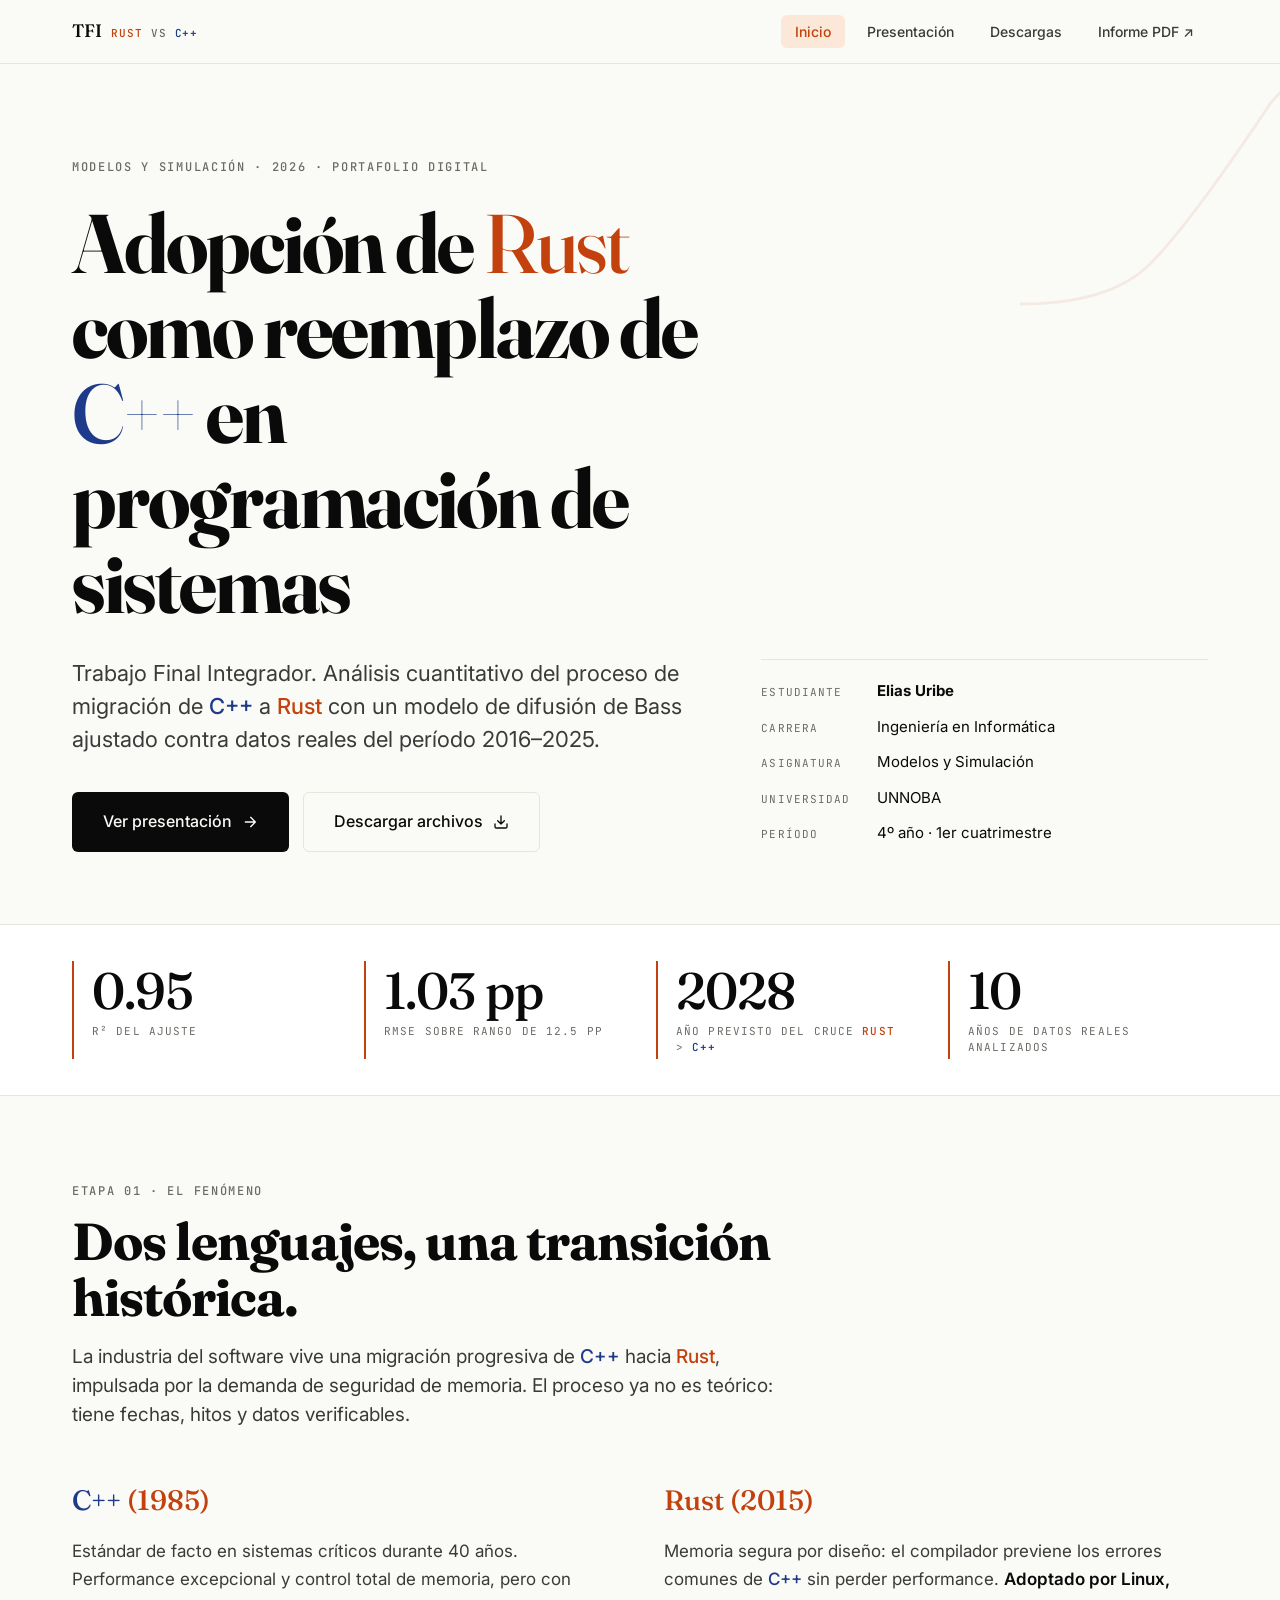
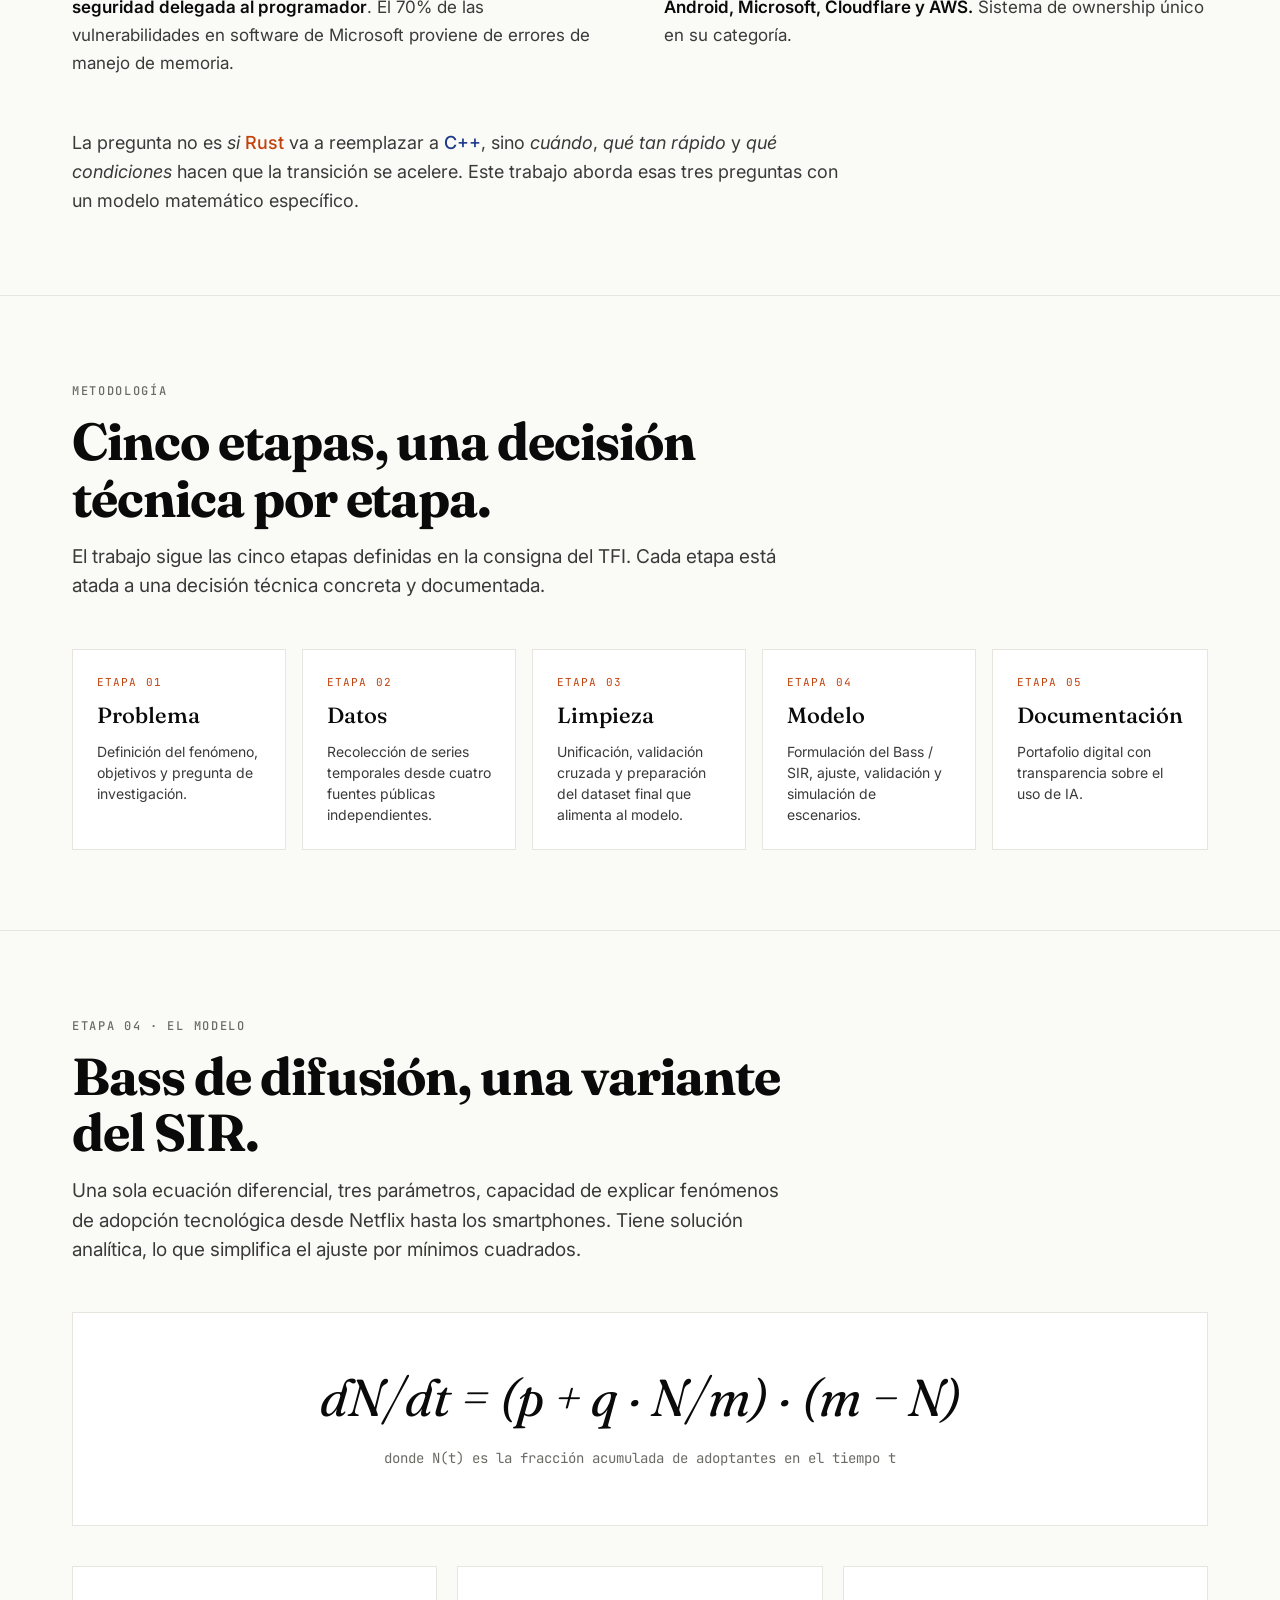
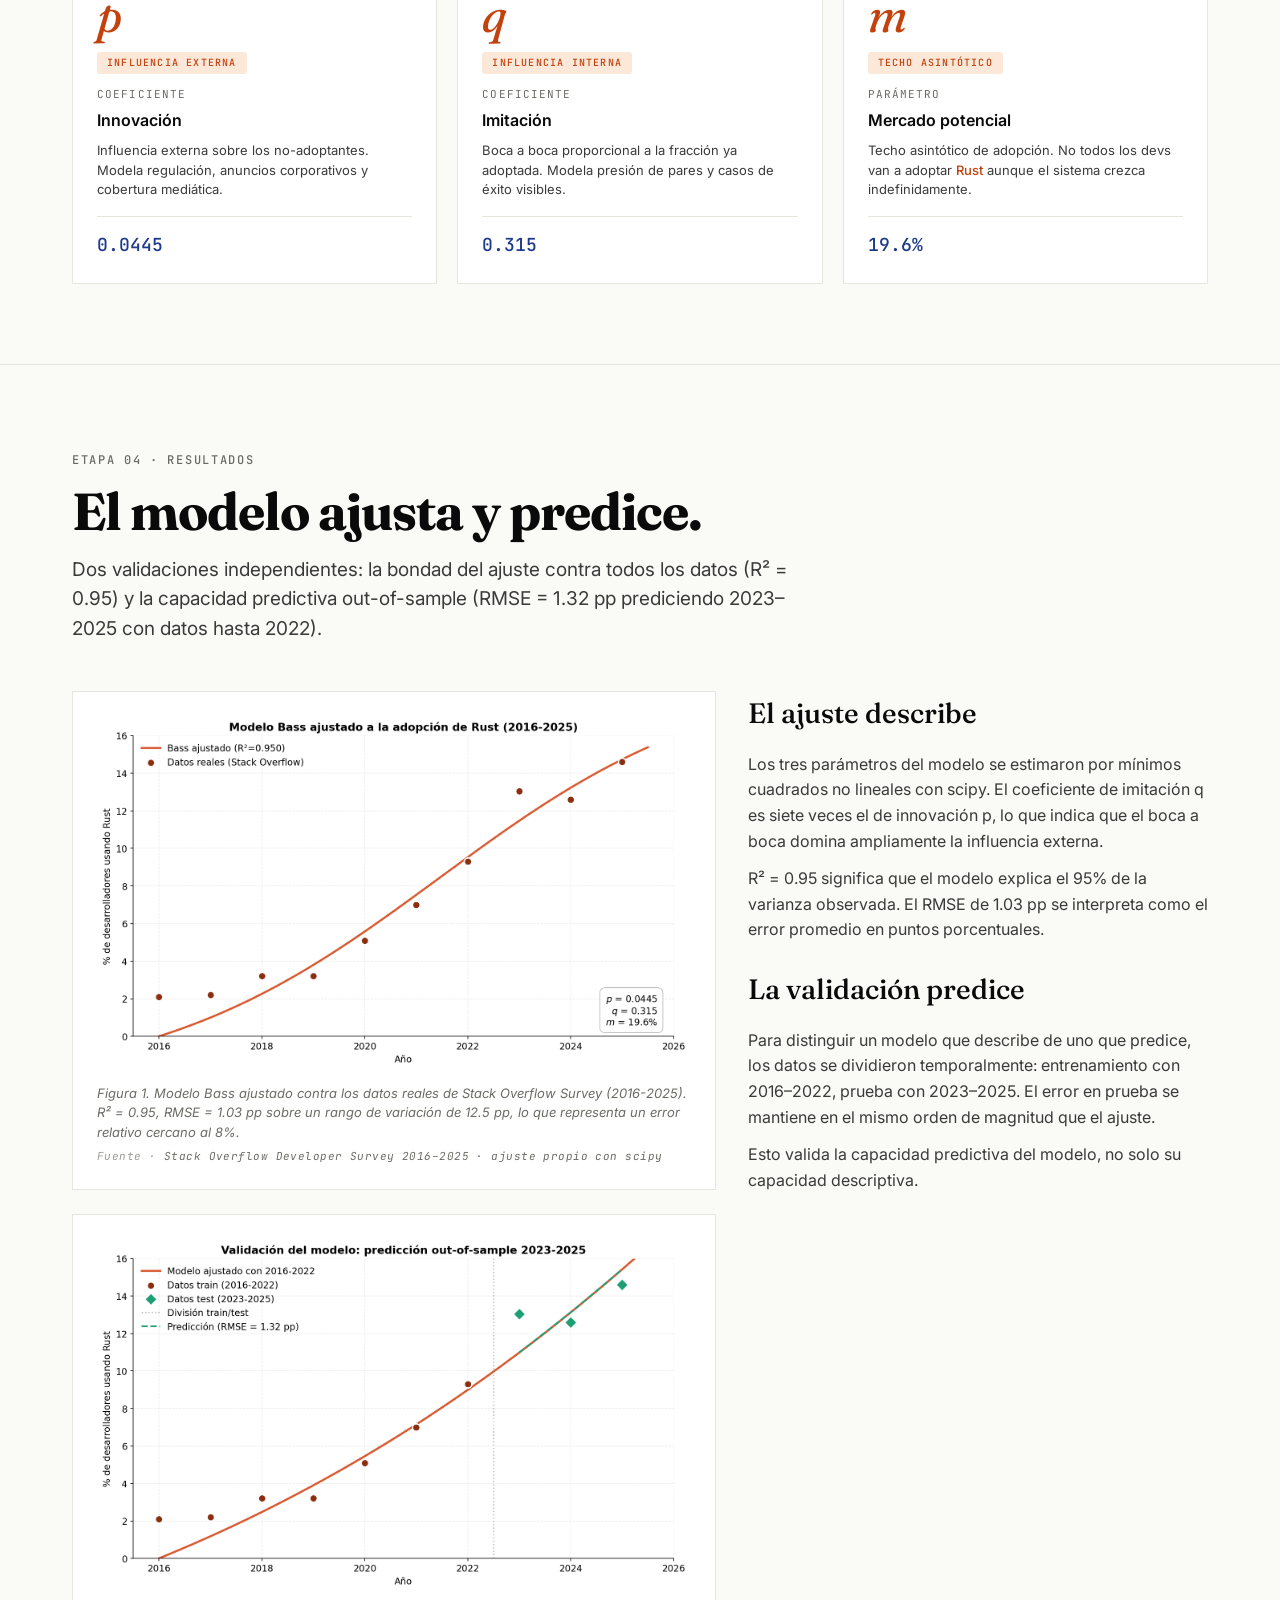
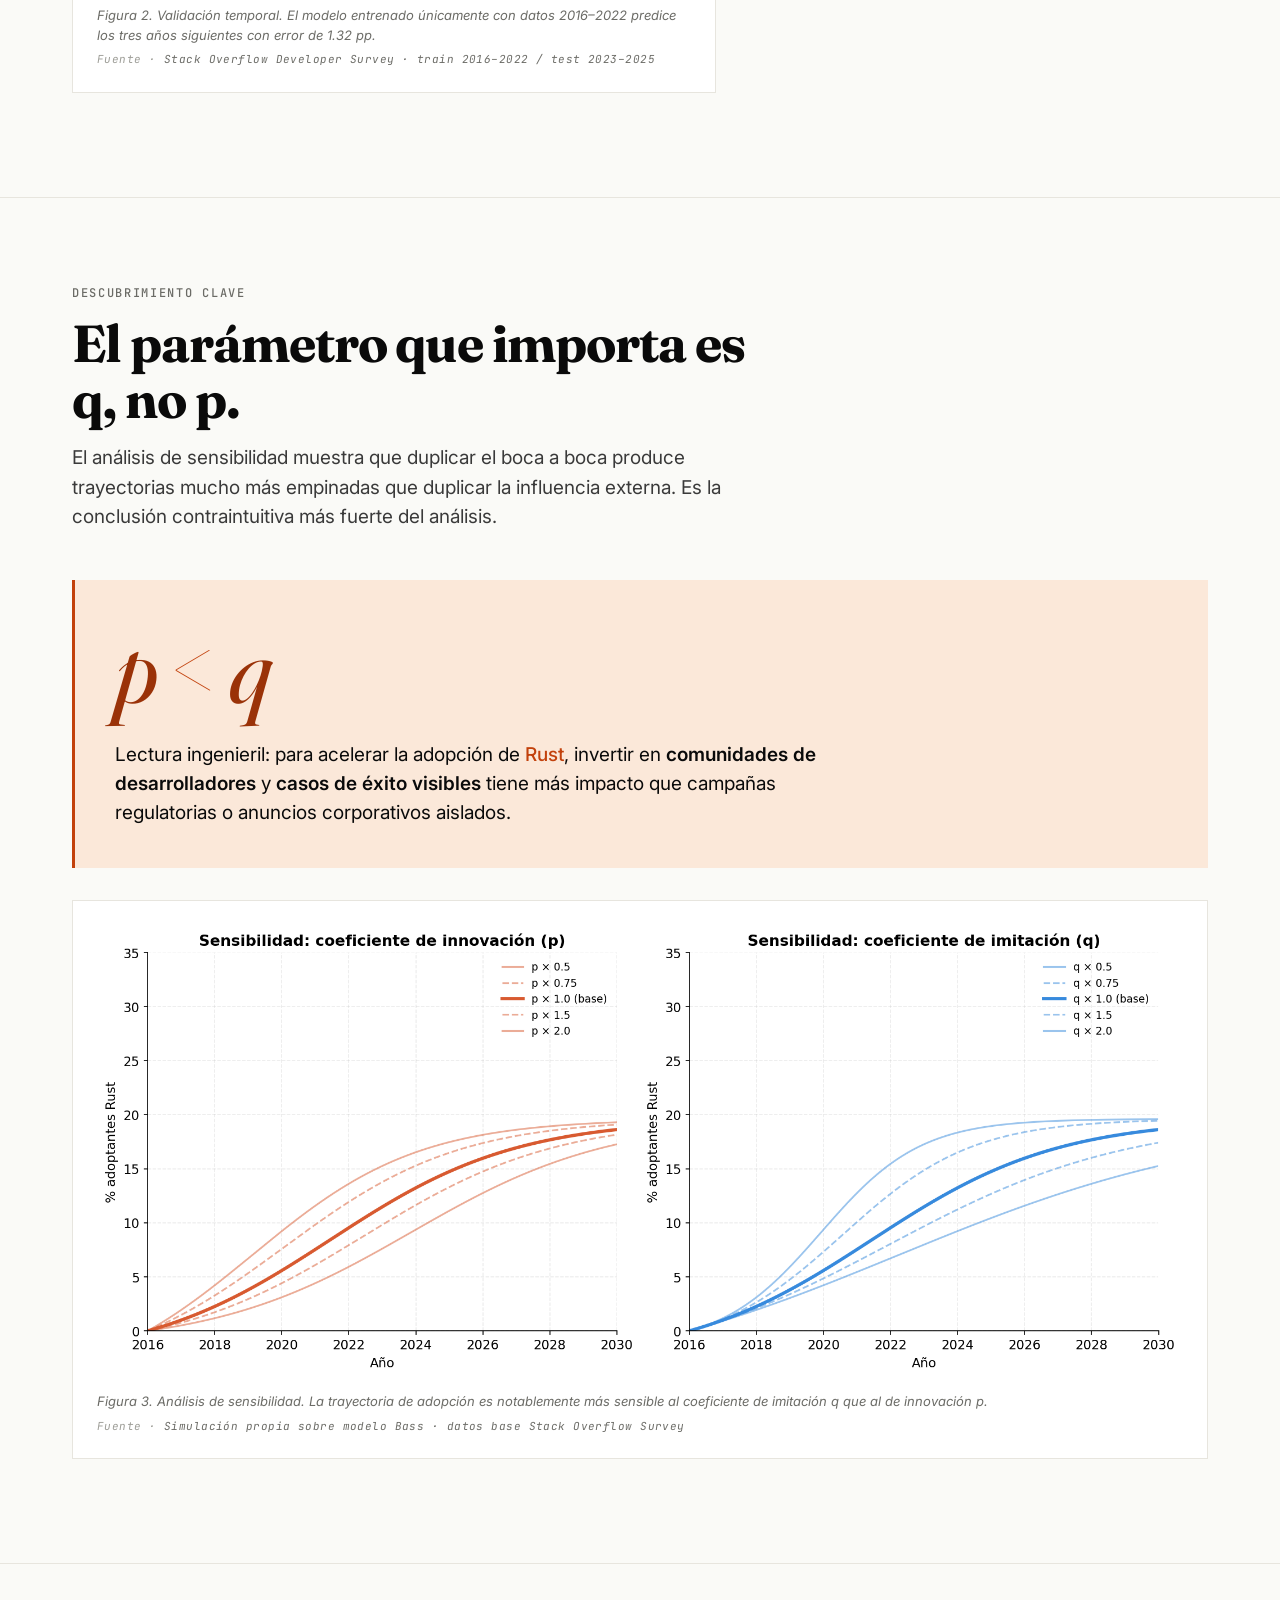
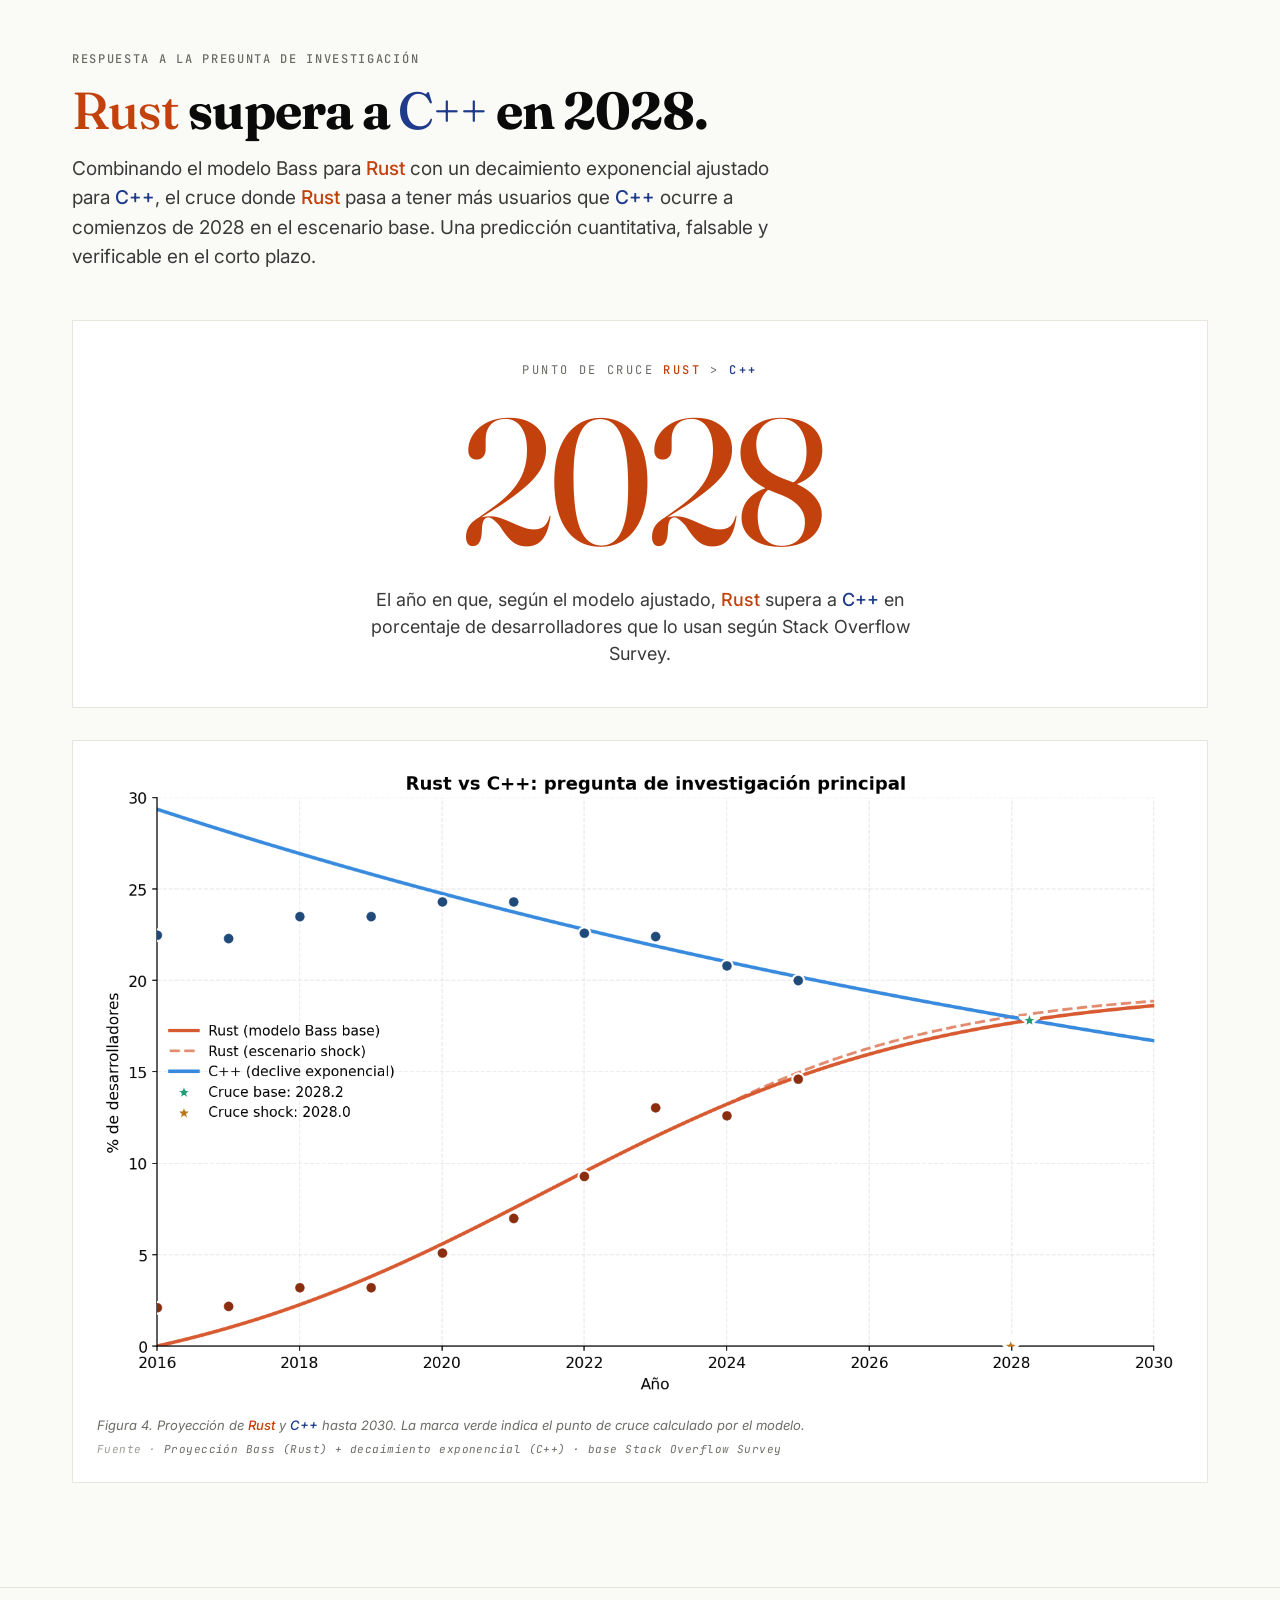
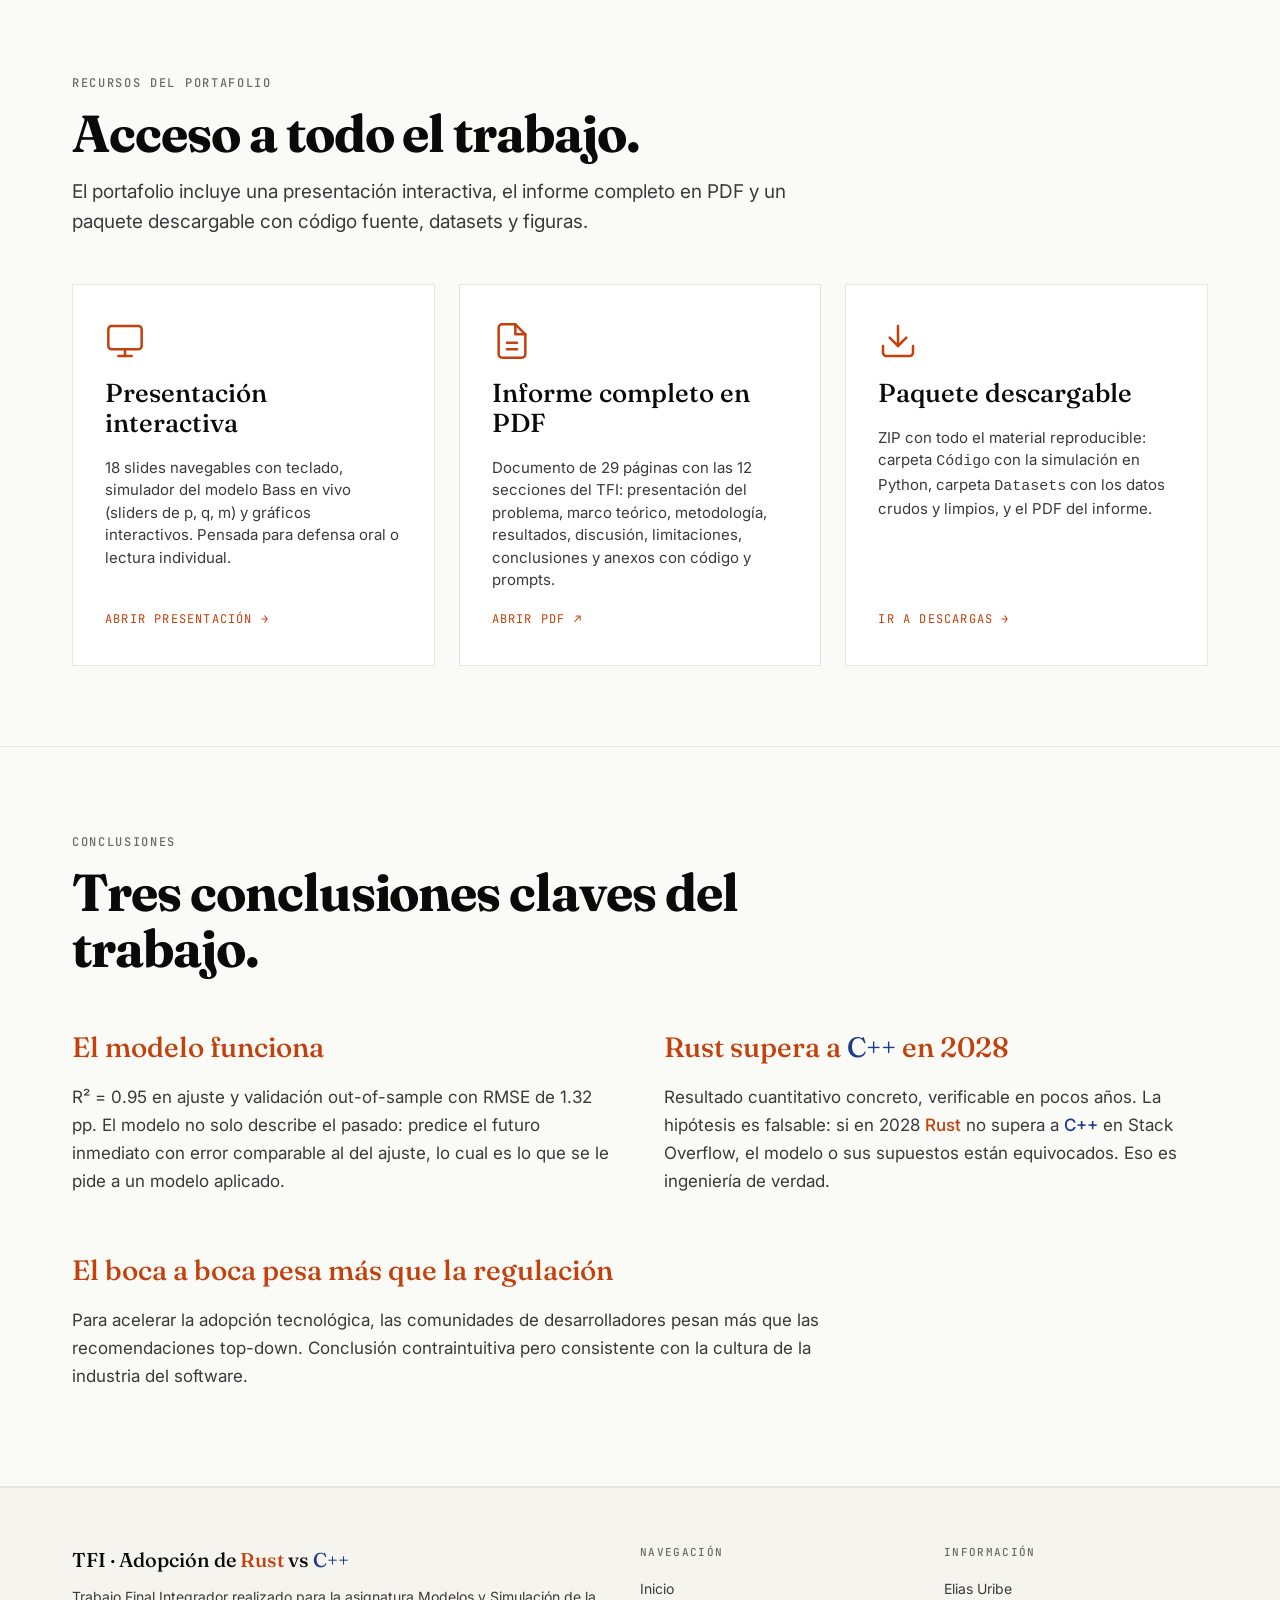
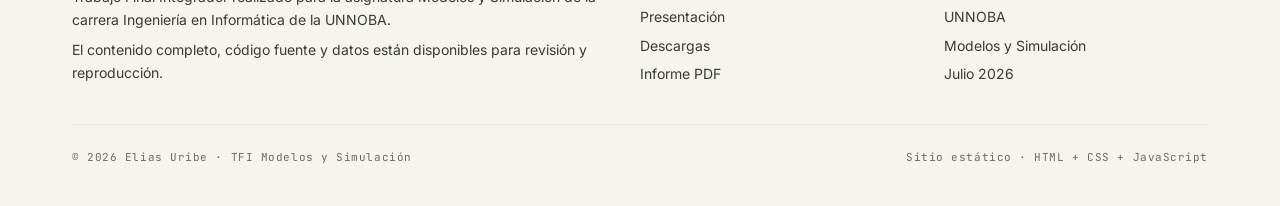
<file: index.html>
<!doctype html>
<html lang="es">
  <head>
    <meta charset="UTF-8" />
    <meta name="viewport" content="width=device-width, initial-scale=1.0" />
    <title>TFI · Adopción de Rust vs C++ · Modelos y Simulación</title>
    <meta
      name="description"
      content="Trabajo Final Integrador de Modelos y Simulación. Análisis cuantitativo de la adopción de Rust como reemplazo de C++ en programación de sistemas, con modelo de difusión de Bass."
    />
    <link rel="preconnect" href="https://fonts.googleapis.com" />
    <link rel="preconnect" href="https://fonts.gstatic.com" crossorigin />
    <link
      href="https://fonts.googleapis.com/css2?family=Fraunces:opsz,wght@9..144,300;9..144,400;9..144,500;9..144,700&family=Inter:wght@400;500;600;700&family=JetBrains+Mono:wght@400;500;700&display=swap"
      rel="stylesheet"
    />
    <link rel="stylesheet" href="assets/css/shared.css" />
    <style>
      /* ============= HERO ============= */
      .hero {
        padding: 88px 0 72px;
        position: relative;
        overflow: hidden;
      }
      .hero-inner {
        display: grid;
        grid-template-columns: 1.4fr 1fr;
        gap: 64px;
        align-items: end;
      }
      .hero-eyebrow {
        margin-bottom: 24px;
      }
      .hero h1 {
        font-family: "Fraunces", serif;
        font-weight: 700;
        font-size: clamp(44px, 6.5vw, 84px);
        line-height: 1.02;
        letter-spacing: -0.025em;
        margin-bottom: 32px;
        color: var(--ink);
      }
      .hero .lead {
        font-size: clamp(18px, 1.8vw, 22px);
        line-height: 1.5;
        color: var(--ink-2);
        margin-bottom: 36px;
        max-width: 58ch;
      }
      .hero-cta {
        display: flex;
        gap: 14px;
        flex-wrap: wrap;
      }
      .hero-meta {
        padding-bottom: 8px;
      }
      .hero-meta-block {
        border-top: 1px solid var(--rule);
        padding-top: 20px;
      }
      .hero-meta-row {
        display: flex;
        gap: 16px;
        align-items: baseline;
        margin-bottom: 14px;
      }
      .hero-meta-row:last-child {
        margin-bottom: 0;
      }
      .hero-meta-label {
        font-family: "JetBrains Mono", monospace;
        font-size: 11px;
        color: var(--ink-3);
        text-transform: uppercase;
        letter-spacing: 0.1em;
        min-width: 100px;
        flex-shrink: 0;
      }
      .hero-meta-value {
        font-size: 15px;
        color: var(--ink);
        line-height: 1.4;
      }

      /* Decorative S-curve */
      .hero-svg {
        position: absolute;
        right: -100px;
        top: -40px;
        width: 360px;
        height: 320px;
        opacity: 0.08;
        pointer-events: none;
      }

      /* ============= METRICS BAND ============= */
      .metrics-band {
        background: var(--paper);
        border-top: 1px solid var(--rule);
        border-bottom: 1px solid var(--rule);
        padding: 36px 0;
      }
      .metrics-grid {
        display: grid;
        grid-template-columns: repeat(4, 1fr);
        gap: 32px;
      }

      /* ============= PROBLEM SECTION ============= */
      .two-col {
        display: grid;
        grid-template-columns: 1fr 1fr;
        gap: 48px;
        align-items: start;
      }
      .col h4 {
        font-family: "Fraunces", serif;
        font-size: 28px;
        font-weight: 500;
        margin-bottom: 14px;
        color: var(--rust);
      }
      .col p {
        font-size: 17px;
        line-height: 1.65;
        color: var(--ink-2);
        margin-bottom: 16px;
      }
      .col p strong {
        color: var(--ink);
        font-weight: 600;
      }

      /* ============= STAGES ============= */
      .stages {
        display: grid;
        grid-template-columns: repeat(5, 1fr);
        gap: 16px;
      }
      .stage {
        background: var(--paper);
        border: 1px solid var(--rule);
        padding: 24px;
        position: relative;
      }
      .stage-num {
        font-family: "JetBrains Mono", monospace;
        font-size: 11px;
        color: var(--rust);
        text-transform: uppercase;
        letter-spacing: 0.1em;
        margin-bottom: 12px;
      }
      .stage-title {
        font-family: "Fraunces", serif;
        font-size: 22px;
        font-weight: 500;
        margin-bottom: 12px;
        line-height: 1.15;
      }
      .stage-desc {
        font-size: 14px;
        color: var(--ink-2);
        line-height: 1.5;
      }

      /* ============= MODEL SECTION ============= */
      .equation-card {
        background: var(--paper);
        border: 1px solid var(--rule);
        padding: 56px 32px;
        text-align: center;
        margin: 40px 0;
      }
      .equation-card .eq {
        font-family: "Fraunces", serif;
        font-size: clamp(28px, 4.5vw, 52px);
        font-weight: 400;
        color: var(--ink);
        line-height: 1.1;
        font-style: italic;
        margin-bottom: 20px;
      }
      .equation-card .eq-where {
        font-size: 14px;
        color: var(--ink-3);
        font-family: "JetBrains Mono", monospace;
      }
      .params-grid {
        display: grid;
        grid-template-columns: repeat(3, 1fr);
        gap: 20px;
        margin-top: 24px;
      }
      .param {
        background: var(--paper);
        border: 1px solid var(--rule);
        padding: 24px;
      }
      .param-name {
        font-family: "Fraunces", serif;
        font-style: italic;
        font-size: 48px;
        color: var(--rust);
        line-height: 1;
        margin-bottom: 8px;
      }
      .param-label {
        font-family: "JetBrains Mono", monospace;
        font-size: 11px;
        text-transform: uppercase;
        letter-spacing: 0.1em;
        color: var(--ink-3);
        margin-bottom: 4px;
      }
      .param-title {
        font-size: 16px;
        font-weight: 600;
        color: var(--ink);
        margin-bottom: 8px;
      }
      .param-desc {
        font-size: 13px;
        line-height: 1.5;
        color: var(--ink-2);
        margin-bottom: 16px;
      }
      .param-value {
        font-family: "JetBrains Mono", monospace;
        font-size: 18px;
        color: var(--navy);
        padding-top: 14px;
        border-top: 1px solid var(--rule);
        font-weight: 500;
      }

      /* ============= RESULTS / FIGURES ============= */
      .figure-block {
        background: var(--paper);
        border: 1px solid var(--rule);
        padding: 24px;
        margin-bottom: 24px;
      }
      .figure-block img {
        width: 100%;
        height: auto;
        display: block;
      }
      .figure-caption {
        font-size: 13px;
        color: var(--ink-3);
        font-style: italic;
        margin-top: 14px;
        line-height: 1.5;
      }
      .results-grid {
        display: grid;
        grid-template-columns: 1.4fr 1fr;
        gap: 32px;
        align-items: start;
      }
      .results-text h3 {
        font-family: "Fraunces", serif;
        font-size: 28px;
        font-weight: 500;
        margin-bottom: 16px;
        color: var(--ink);
        margin-top: 24px;
      }
      .results-text h3:first-child {
        margin-top: 0;
      }
      .results-text p {
        font-size: 16px;
        line-height: 1.6;
        color: var(--ink-2);
        margin-bottom: 12px;
      }

      /* ============= KEY FINDING ============= */
      .finding-card {
        background: var(--rust-soft);
        border-left: 3px solid var(--rust);
        padding: 40px;
      }
      .finding-pq {
        font-family: "Fraunces", serif;
        font-style: italic;
        font-size: clamp(60px, 8vw, 96px);
        font-weight: 400;
        line-height: 1;
        margin-bottom: 24px;
        color: var(--rust-deep);
        letter-spacing: -0.02em;
      }
      .finding-pq .pq-sign {
        color: var(--rust);
        font-style: normal;
        margin: 0 16px;
      }
      .finding-text {
        font-size: 19px;
        line-height: 1.55;
        color: var(--ink);
        max-width: 60ch;
      }
      .finding-text strong {
        font-weight: 600;
      }

      /* ============= ANSWER (2028) ============= */
      .answer-block {
        text-align: center;
        padding: 40px 20px;
        background: var(--paper);
        border: 1px solid var(--rule);
      }
      .answer-label {
        font-family: "JetBrains Mono", monospace;
        font-size: 12px;
        color: var(--ink-3);
        text-transform: uppercase;
        letter-spacing: 0.2em;
        margin-bottom: 16px;
      }
      .answer-year {
        font-family: "Fraunces", serif;
        font-size: clamp(96px, 14vw, 180px);
        line-height: 0.95;
        color: var(--rust);
        font-weight: 400;
        letter-spacing: -0.04em;
        margin-bottom: 20px;
      }
      .answer-desc {
        font-size: 18px;
        color: var(--ink-2);
        max-width: 50ch;
        margin: 0 auto;
        line-height: 1.5;
      }

      /* ============= NAV CARDS ============= */
      .resource-cards {
        display: grid;
        grid-template-columns: repeat(3, 1fr);
        gap: 24px;
      }
      .resource-card {
        background: var(--paper);
        border: 1px solid var(--rule);
        padding: 36px 32px;
        display: flex;
        flex-direction: column;
        gap: 18px;
        transition: all 0.2s ease;
        text-decoration: none;
        color: inherit;
        min-height: 280px;
      }
      .resource-card:hover {
        border-color: var(--rust);
        transform: translateY(-3px);
        box-shadow: var(--shadow-lg);
        text-decoration: none;
        color: inherit;
      }
      .resource-card-icon {
        width: 40px;
        height: 40px;
        color: var(--rust);
      }
      .resource-card h3 {
        font-family: "Fraunces", serif;
        font-size: 26px;
        font-weight: 500;
        color: var(--ink);
        line-height: 1.15;
      }
      .resource-card p {
        font-size: 15px;
        color: var(--ink-2);
        line-height: 1.5;
        flex-grow: 1;
      }
      .resource-card .card-go {
        font-family: "JetBrains Mono", monospace;
        font-size: 12px;
        color: var(--rust);
        text-transform: uppercase;
        letter-spacing: 0.1em;
        display: flex;
        align-items: center;
        gap: 8px;
        transition: gap 0.2s ease;
      }
      .resource-card:hover .card-go {
        gap: 12px;
      }

      /* ============= RESPONSIVE ============= */
      @media (max-width: 900px) {
        .hero {
          padding: 56px 0 56px;
        }
        .hero-inner {
          grid-template-columns: 1fr;
          gap: 36px;
          align-items: start;
        }
        .hero-svg {
          display: none;
        }
        .metrics-grid {
          grid-template-columns: 1fr 1fr;
          gap: 28px;
        }
        .two-col {
          grid-template-columns: 1fr;
          gap: 28px;
        }
        .stages {
          grid-template-columns: 1fr 1fr;
        }
        .params-grid {
          grid-template-columns: 1fr;
        }
        .results-grid {
          grid-template-columns: 1fr;
        }
        .resource-cards {
          grid-template-columns: 1fr;
        }
        .equation-card {
          padding: 36px 20px;
        }
        .finding-card {
          padding: 28px;
        }
      }
      @media (max-width: 600px) {
        .metrics-grid {
          grid-template-columns: 1fr 1fr;
        }
        .stages {
          grid-template-columns: 1fr;
        }
      }
    </style>
  </head>
  <body>
    <!-- ============= NAVBAR ============= -->
    <nav class="navbar" aria-label="Navegación principal">
      <div class="nav-inner">
        <a href="index.html" class="nav-brand">
          TFI <span class="nav-brand-tag"><span class="tk-rust">Rust</span> vs <span class="tk-cpp">C++</span></span>
        </a>
        <button
          class="nav-toggle"
          aria-label="Abrir menú"
          aria-expanded="false"
        >
          <svg
            viewBox="0 0 24 24"
            fill="none"
            stroke-width="2"
            stroke-linecap="round"
            stroke-linejoin="round"
            aria-hidden="true"
          >
            <line x1="3" y1="6" x2="21" y2="6" />
            <line x1="3" y1="12" x2="21" y2="12" />
            <line x1="3" y1="18" x2="21" y2="18" />
          </svg>
        </button>
        <ul class="nav-links" role="list">
          <li><a href="index.html" data-page="index.html">Inicio</a></li>
          <li>
            <a href="presentacion.html" data-page="presentacion.html"
              >Presentación</a
            >
          </li>
          <li>
            <a href="descargas.html" data-page="descargas.html">Descargas</a>
          </li>
          <li>
            <a
              href="assets/pdf/TFI Modelos y Simulacion Rust vs C++ (Elias Uribe).pdf"
              target="_blank"
              rel="noopener"
              >Informe PDF ↗</a
            >
          </li>
        </ul>
      </div>
    </nav>

    <!-- ============= HERO ============= -->
    <header class="hero">
      <svg class="hero-svg" viewBox="0 0 360 320" aria-hidden="true">
        <path
          d="M 0 280 Q 90 280 130 240 T 250 80 Q 290 30 360 20"
          stroke="#C2410C"
          stroke-width="3"
          fill="none"
        />
        <path
          d="M 0 280 Q 90 280 130 240 T 250 80 Q 290 30 360 20"
          stroke="#C2410C"
          stroke-width="1"
          fill="none"
          stroke-dasharray="4 4"
        />
      </svg>
      <div class="container">
        <div class="hero-inner">
          <div>
            <div class="eyebrow hero-eyebrow">
              Modelos y Simulación · 2026 · Portafolio digital
            </div>
            <h1 class="display display-bold">
              Adopción de <span class="tk-rust">Rust</span> como reemplazo de <span class="tk-cpp">C++</span> en programación de sistemas
            </h1>
            <p class="lead">
              Trabajo Final Integrador. Análisis cuantitativo del proceso de
              migración de <span class="tk-cpp">C++</span> a <span class="tk-rust">Rust</span> con un modelo de difusión de Bass ajustado
              contra datos reales del período 2016–2025.
            </p>
            <div class="hero-cta">
              <a href="presentacion.html" class="btn btn-primary btn-lg">
                Ver presentación
                <svg
                  viewBox="0 0 24 24"
                  fill="none"
                  stroke="currentColor"
                  stroke-width="2"
                  stroke-linecap="round"
                  stroke-linejoin="round"
                  aria-hidden="true"
                >
                  <path d="M5 12h14M13 5l7 7-7 7" />
                </svg>
              </a>
              <a href="descargas.html" class="btn btn-secondary btn-lg">
                Descargar archivos
                <svg
                  viewBox="0 0 24 24"
                  fill="none"
                  stroke="currentColor"
                  stroke-width="2"
                  stroke-linecap="round"
                  stroke-linejoin="round"
                  aria-hidden="true"
                >
                  <path
                    d="M21 15v4a2 2 0 0 1-2 2H5a2 2 0 0 1-2-2v-4M7 10l5 5 5-5M12 15V3"
                  />
                </svg>
              </a>
            </div>
          </div>
          <aside class="hero-meta">
            <div class="hero-meta-block">
              <div class="hero-meta-row">
                <span class="hero-meta-label">Estudiante</span>
                <span class="hero-meta-value"
                  ><strong>Elias Uribe</strong></span
                >
              </div>
              <div class="hero-meta-row">
                <span class="hero-meta-label">Carrera</span>
                <span class="hero-meta-value">Ingeniería en Informática</span>
              </div>
              <div class="hero-meta-row">
                <span class="hero-meta-label">Asignatura</span>
                <span class="hero-meta-value">Modelos y Simulación</span>
              </div>
              <div class="hero-meta-row">
                <span class="hero-meta-label">Universidad</span>
                <span class="hero-meta-value">UNNOBA</span>
              </div>
              <div class="hero-meta-row">
                <span class="hero-meta-label">Período</span>
                <span class="hero-meta-value">4º año · 1er cuatrimestre</span>
              </div>
            </div>
          </aside>
        </div>
      </div>
    </header>

    <!-- ============= METRICS BAND ============= -->
    <section class="metrics-band" aria-label="Métricas clave del modelo">
      <div class="container">
        <div class="metrics-grid">
          <div class="metric">
            <div class="metric-value">0.95</div>
            <div class="metric-label">R² del ajuste</div>
          </div>
          <div class="metric">
            <div class="metric-value">1.03 pp</div>
            <div class="metric-label">RMSE sobre rango de 12.5 pp</div>
          </div>
          <div class="metric">
            <div class="metric-value">2028</div>
            <div class="metric-label">Año previsto del cruce <span class="tk-rust">Rust</span> > <span class="tk-cpp">C++</span></div>
          </div>
          <div class="metric">
            <div class="metric-value">10</div>
            <div class="metric-label">Años de datos reales analizados</div>
          </div>
        </div>
      </div>
    </section>

    <!-- ============= EL PROBLEMA ============= -->
    <section class="section" id="problema">
      <div class="container">
        <div class="section-head">
          <span class="eyebrow">Etapa 01 · El fenómeno</span>
          <h2>Dos lenguajes, una transición histórica.</h2>
          <p class="lead">
            La industria del software vive una migración progresiva de <span class="tk-cpp">C++</span> hacia
            <span class="tk-rust">Rust</span>, impulsada por la demanda de seguridad de memoria. El proceso
            ya no es teórico: tiene fechas, hitos y datos verificables.
          </p>
        </div>
        <div class="two-col">
          <div class="col">
            <h4><span class="tk-cpp">C++</span> (1985)</h4>
            <p>
              Estándar de facto en sistemas críticos durante 40 años.
              Performance excepcional y control total de memoria, pero con
              <strong>seguridad delegada al programador</strong>. El 70% de las
              vulnerabilidades en software de Microsoft proviene de errores de
              manejo de memoria.
            </p>
          </div>
          <div class="col">
            <h4><span class="tk-rust">Rust</span> (2015)</h4>
            <p>
              Memoria segura por diseño: el compilador previene los errores
              comunes de <span class="tk-cpp">C++</span> sin perder performance.
              <strong
                >Adoptado por Linux, Android, Microsoft, Cloudflare y
                AWS.</strong
              >
              Sistema de ownership único en su categoría.
            </p>
          </div>
        </div>
        <p
          style="
            margin-top: 36px;
            font-size: 18px;
            line-height: 1.6;
            color: var(--ink-2);
            max-width: 70ch;
          "
        >
          La pregunta no es <em>si</em> <span class="tk-rust">Rust</span> va a reemplazar a <span class="tk-cpp">C++</span>, sino
          <em>cuándo</em>, <em>qué tan rápido</em> y
          <em>qué condiciones</em> hacen que la transición se acelere. Este
          trabajo aborda esas tres preguntas con un modelo matemático
          específico.
        </p>
      </div>
    </section>

    <!-- ============= METODOLOGÍA ============= -->
    <section class="section" id="metodologia">
      <div class="container">
        <div class="section-head">
          <span class="eyebrow">Metodología</span>
          <h2>Cinco etapas, una decisión técnica por etapa.</h2>
          <p class="lead">
            El trabajo sigue las cinco etapas definidas en la consigna del TFI.
            Cada etapa está atada a una decisión técnica concreta y documentada.
          </p>
        </div>
        <div class="stages">
          <article class="stage">
            <div class="stage-num">Etapa 01</div>
            <div class="stage-title">Problema</div>
            <div class="stage-desc">
              Definición del fenómeno, objetivos y pregunta de investigación.
            </div>
          </article>
          <article class="stage">
            <div class="stage-num">Etapa 02</div>
            <div class="stage-title">Datos</div>
            <div class="stage-desc">
              Recolección de series temporales desde cuatro fuentes públicas
              independientes.
            </div>
          </article>
          <article class="stage">
            <div class="stage-num">Etapa 03</div>
            <div class="stage-title">Limpieza</div>
            <div class="stage-desc">
              Unificación, validación cruzada y preparación del dataset final
              que alimenta al modelo.
            </div>
          </article>
          <article class="stage">
            <div class="stage-num">Etapa 04</div>
            <div class="stage-title">Modelo</div>
            <div class="stage-desc">
              Formulación del Bass / SIR, ajuste, validación y simulación de
              escenarios.
            </div>
          </article>
          <article class="stage">
            <div class="stage-num">Etapa 05</div>
            <div class="stage-title">Documentación</div>
            <div class="stage-desc">
              Portafolio digital con transparencia sobre el uso de IA.
            </div>
          </article>
        </div>
      </div>
    </section>

    <!-- ============= MODELO BASS ============= -->
    <section class="section" id="modelo">
      <div class="container">
        <div class="section-head">
          <span class="eyebrow">Etapa 04 · El modelo</span>
          <h2>Bass de difusión, una variante del SIR.</h2>
          <p class="lead">
            Una sola ecuación diferencial, tres parámetros, capacidad de
            explicar fenómenos de adopción tecnológica desde Netflix hasta los
            smartphones. Tiene solución analítica, lo que simplifica el ajuste
            por mínimos cuadrados.
          </p>
        </div>
        <div class="equation-card">
          <div class="eq">dN/dt = (p + q · N/m) · (m − N)</div>
          <div class="eq-where">
            donde N(t) es la fracción acumulada de adoptantes en el tiempo t
          </div>
        </div>
        <div class="params-grid">
          <div class="param">
            <div class="param-name">p</div>
            <div class="param-role">Influencia externa</div>
            <div class="param-label">Coeficiente</div>
            <div class="param-title">Innovación</div>
            <div class="param-desc">
              Influencia externa sobre los no-adoptantes. Modela regulación,
              anuncios corporativos y cobertura mediática.
            </div>
            <div class="param-value">0.0445</div>
          </div>
          <div class="param">
            <div class="param-name">q</div>
            <div class="param-role">Influencia interna</div>
            <div class="param-label">Coeficiente</div>
            <div class="param-title">Imitación</div>
            <div class="param-desc">
              Boca a boca proporcional a la fracción ya adoptada. Modela presión
              de pares y casos de éxito visibles.
            </div>
            <div class="param-value">0.315</div>
          </div>
          <div class="param">
            <div class="param-name">m</div>
            <div class="param-role">Techo asintótico</div>
            <div class="param-label">Parámetro</div>
            <div class="param-title">Mercado potencial</div>
            <div class="param-desc">
              Techo asintótico de adopción. No todos los devs van a adoptar <span class="tk-rust">Rust</span>
              aunque el sistema crezca indefinidamente.
            </div>
            <div class="param-value">19.6%</div>
          </div>
        </div>
      </div>
    </section>

    <!-- ============= RESULTADOS ============= -->
    <section class="section" id="resultados">
      <div class="container">
        <div class="section-head">
          <span class="eyebrow">Etapa 04 · Resultados</span>
          <h2>El modelo ajusta y predice.</h2>
          <p class="lead">
            Dos validaciones independientes: la bondad del ajuste contra todos
            los datos (R² = 0.95) y la capacidad predictiva out-of-sample (RMSE
            = 1.32 pp prediciendo 2023–2025 con datos hasta 2022).
          </p>
        </div>
        <div class="results-grid">
          <div>
            <figure class="figure-block">
              <img
                src="assets/img/fig1_ajuste_bass.png"
                alt="Curva del modelo Bass ajustada contra los 10 puntos de datos reales de Stack Overflow"
              />
              <figcaption class="figure-caption">
                Figura 1. Modelo Bass ajustado contra los datos reales de Stack
                Overflow Survey (2016-2025). R² = 0.95, RMSE = 1.03 pp sobre un
                rango de variación de 12.5 pp, lo que representa un error
                relativo cercano al 8%.
                <span class="figure-source">Stack Overflow Developer Survey 2016–2025 · ajuste propio con scipy</span>
              </figcaption>
            </figure>
            <figure class="figure-block">
              <img
                src="assets/img/fig2_validacion.png"
                alt="Validación out-of-sample: el modelo entrenado con 2016-2022 predice correctamente los datos reales de 2023-2025"
              />
              <figcaption class="figure-caption">
                Figura 2. Validación temporal. El modelo entrenado únicamente
                con datos 2016–2022 predice los tres años siguientes con error
                de 1.32 pp.
                <span class="figure-source">Stack Overflow Developer Survey · train 2016–2022 / test 2023–2025</span>
              </figcaption>
            </figure>
          </div>
          <div class="results-text">
            <h3>El ajuste describe</h3>
            <p>
              Los tres parámetros del modelo se estimaron por mínimos cuadrados
              no lineales con scipy. El coeficiente de imitación q es siete
              veces el de innovación p, lo que indica que el boca a boca domina
              ampliamente la influencia externa.
            </p>
            <p>
              R² = 0.95 significa que el modelo explica el 95% de la varianza
              observada. El RMSE de 1.03 pp se interpreta como el error promedio
              en puntos porcentuales.
            </p>

            <h3>La validación predice</h3>
            <p>
              Para distinguir un modelo que describe de uno que predice, los
              datos se dividieron temporalmente: entrenamiento con 2016–2022,
              prueba con 2023–2025. El error en prueba se mantiene en el mismo
              orden de magnitud que el ajuste.
            </p>
            <p>
              Esto valida la capacidad predictiva del modelo, no solo su
              capacidad descriptiva.
            </p>
          </div>
        </div>
      </div>
    </section>

    <!-- ============= DESCUBRIMIENTO CLAVE ============= -->
    <section class="section" id="descubrimiento">
      <div class="container">
        <div class="section-head">
          <span class="eyebrow">Descubrimiento clave</span>
          <h2>El parámetro que importa es q, no p.</h2>
          <p class="lead">
            El análisis de sensibilidad muestra que duplicar el boca a boca
            produce trayectorias mucho más empinadas que duplicar la influencia
            externa. Es la conclusión contraintuitiva más fuerte del análisis.
          </p>
        </div>
        <div class="finding-card">
          <div class="finding-pq">p<span class="pq-sign">&lt;</span>q</div>
          <p class="finding-text">
            Lectura ingenieril: para acelerar la adopción de <span class="tk-rust">Rust</span>, invertir en
            <strong>comunidades de desarrolladores</strong> y
            <strong>casos de éxito visibles</strong> tiene más impacto que
            campañas regulatorias o anuncios corporativos aislados.
          </p>
        </div>
        <figure class="figure-block" style="margin-top: 32px">
          <img
            src="assets/img/fig5_sensibilidad.png"
            alt="Análisis de sensibilidad: la curva responde más a cambios en q que a cambios en p"
          />
          <figcaption class="figure-caption">
            Figura 3. Análisis de sensibilidad. La trayectoria de adopción es
            notablemente más sensible al coeficiente de imitación q que al de
            innovación p.
            <span class="figure-source">Simulación propia sobre modelo Bass · datos base Stack Overflow Survey</span>
          </figcaption>
        </figure>
      </div>
    </section>

    <!-- ============= RESPUESTA: 2028 ============= -->
    <section class="section" id="respuesta">
      <div class="container">
        <div class="section-head">
          <span class="eyebrow">Respuesta a la pregunta de investigación</span>
          <h2><span class="tk-rust">Rust</span> supera a <span class="tk-cpp">C++</span> en 2028.</h2>
          <p class="lead">
            Combinando el modelo Bass para <span class="tk-rust">Rust</span> con un decaimiento exponencial
            ajustado para <span class="tk-cpp">C++</span>, el cruce donde <span class="tk-rust">Rust</span> pasa a tener más usuarios que
            <span class="tk-cpp">C++</span> ocurre a comienzos de 2028 en el escenario base. Una predicción
            cuantitativa, falsable y verificable en el corto plazo.
          </p>
        </div>
        <div class="answer-block">
          <div class="answer-label">Punto de cruce <span class="tk-rust">Rust</span> &gt; <span class="tk-cpp">C++</span></div>
          <div class="answer-year">2028</div>
          <p class="answer-desc">
            El año en que, según el modelo ajustado, <span class="tk-rust">Rust</span> supera a <span class="tk-cpp">C++</span> en
            porcentaje de desarrolladores que lo usan según Stack Overflow
            Survey.
          </p>
        </div>
        <figure class="figure-block" style="margin-top: 32px">
          <img
            src="assets/img/fig4_cruce_rust_cpp.png"
            alt="Las curvas de Rust en ascenso y C++ en declive se cruzan a comienzos de 2028"
          />
          <figcaption class="figure-caption">
            Figura 4. Proyección de <span class="tk-rust">Rust</span> y <span class="tk-cpp">C++</span> hasta 2030. La marca verde indica
            el punto de cruce calculado por el modelo.
            <span class="figure-source">Proyección Bass (Rust) + decaimiento exponencial (C++) · base Stack Overflow Survey</span>
          </figcaption>
        </figure>
      </div>
    </section>

    <!-- ============= RECURSOS ============= -->
    <section class="section" id="recursos">
      <div class="container">
        <div class="section-head">
          <span class="eyebrow">Recursos del portafolio</span>
          <h2>Acceso a todo el trabajo.</h2>
          <p class="lead">
            El portafolio incluye una presentación interactiva, el informe
            completo en PDF y un paquete descargable con código fuente, datasets
            y figuras.
          </p>
        </div>
        <div class="resource-cards">
          <a href="presentacion.html" class="resource-card">
            <svg
              class="resource-card-icon"
              viewBox="0 0 24 24"
              fill="none"
              stroke="currentColor"
              stroke-width="1.5"
              stroke-linecap="round"
              stroke-linejoin="round"
              aria-hidden="true"
            >
              <rect x="2" y="3" width="20" height="14" rx="2" ry="2" />
              <line x1="8" y1="21" x2="16" y2="21" />
              <line x1="12" y1="17" x2="12" y2="21" />
            </svg>
            <h3>Presentación interactiva</h3>
            <p>
              18 slides navegables con teclado, simulador del modelo Bass en
              vivo (sliders de p, q, m) y gráficos interactivos. Pensada para
              defensa oral o lectura individual.
            </p>
            <span class="card-go">Abrir presentación →</span>
          </a>
          <a
            href="assets/pdf/TFI Modelos y Simulacion Rust vs C++ (Elias Uribe).pdf"
            target="_blank"
            rel="noopener"
            class="resource-card"
          >
            <svg
              class="resource-card-icon"
              viewBox="0 0 24 24"
              fill="none"
              stroke="currentColor"
              stroke-width="1.5"
              stroke-linecap="round"
              stroke-linejoin="round"
              aria-hidden="true"
            >
              <path
                d="M14 2H6a2 2 0 0 0-2 2v16a2 2 0 0 0 2 2h12a2 2 0 0 0 2-2V8z"
              />
              <polyline points="14 2 14 8 20 8" />
              <line x1="9" y1="13" x2="15" y2="13" />
              <line x1="9" y1="17" x2="15" y2="17" />
            </svg>
            <h3>Informe completo en PDF</h3>
            <p>
              Documento de 29 páginas con las 12 secciones del TFI: presentación
              del problema, marco teórico, metodología, resultados, discusión,
              limitaciones, conclusiones y anexos con código y prompts.
            </p>
            <span class="card-go">Abrir PDF ↗</span>
          </a>
          <a href="descargas.html" class="resource-card">
            <svg
              class="resource-card-icon"
              viewBox="0 0 24 24"
              fill="none"
              stroke="currentColor"
              stroke-width="1.5"
              stroke-linecap="round"
              stroke-linejoin="round"
              aria-hidden="true"
            >
              <path d="M21 15v4a2 2 0 0 1-2 2H5a2 2 0 0 1-2-2v-4" />
              <polyline points="7 10 12 15 17 10" />
              <line x1="12" y1="15" x2="12" y2="3" />
            </svg>
            <h3>Paquete descargable</h3>
            <p>
              ZIP con todo el material reproducible: carpeta
              <code>Código</code> con la simulación en Python, carpeta
              <code>Datasets</code> con los datos crudos y limpios, y el PDF del
              informe.
            </p>
            <span class="card-go">Ir a descargas →</span>
          </a>
        </div>
      </div>
    </section>

    <!-- ============= CONCLUSIONES ============= -->
    <section class="section" id="conclusiones">
      <div class="container">
        <div class="section-head">
          <span class="eyebrow">Conclusiones</span>
          <h2>Tres conclusiones claves del trabajo.</h2>
        </div>
        <div class="two-col">
          <div class="col">
            <h4>El modelo funciona</h4>
            <p>
              R² = 0.95 en ajuste y validación out-of-sample con RMSE de 1.32
              pp. El modelo no solo describe el pasado: predice el futuro
              inmediato con error comparable al del ajuste, lo cual es lo que se
              le pide a un modelo aplicado.
            </p>
          </div>
          <div class="col">
            <h4><span class="tk-rust">Rust</span> supera a <span class="tk-cpp">C++</span> en 2028</h4>
            <p>
              Resultado cuantitativo concreto, verificable en pocos años. La
              hipótesis es falsable: si en 2028 <span class="tk-rust">Rust</span> no supera a <span class="tk-cpp">C++</span> en Stack
              Overflow, el modelo o sus supuestos están equivocados. Eso es
              ingeniería de verdad.
            </p>
          </div>
        </div>
        <div style="margin-top: 36px">
          <div class="col" style="max-width: 70ch">
            <h4>El boca a boca pesa más que la regulación</h4>
            <p>
              Para acelerar la adopción tecnológica, las comunidades de
              desarrolladores pesan más que las recomendaciones top-down.
              Conclusión contraintuitiva pero consistente con la cultura de la
              industria del software.
            </p>
          </div>
        </div>
      </div>
    </section>

    <!-- ============= FOOTER ============= -->
    <footer class="site-footer">
      <div class="container">
        <div class="footer-grid">
          <div class="footer-col">
            <div class="footer-brand">TFI · Adopción de <span class="tk-rust">Rust</span> vs <span class="tk-cpp">C++</span></div>
            <p>
              Trabajo Final Integrador realizado para la asignatura Modelos y
              Simulación de la carrera Ingeniería en Informática de la UNNOBA.
            </p>
            <p style="margin-top: 8px">
              El contenido completo, código fuente y datos están disponibles
              para revisión y reproducción.
            </p>
          </div>
          <div class="footer-col">
            <h4>Navegación</h4>
            <ul>
              <li><a href="index.html">Inicio</a></li>
              <li><a href="presentacion.html">Presentación</a></li>
              <li><a href="descargas.html">Descargas</a></li>
              <li>
                <a
                  href="assets/pdf/TFI Modelos y Simulacion Rust vs C++ (Elias Uribe).pdf"
                  target="_blank"
                  rel="noopener"
                  >Informe PDF</a
                >
              </li>
            </ul>
          </div>
          <div class="footer-col">
            <h4>Información</h4>
            <ul>
              <li>Elias Uribe</li>
              <li>UNNOBA</li>
              <li>Modelos y Simulación</li>
              <li>Julio 2026</li>
            </ul>
          </div>
        </div>
        <div class="footer-bottom">
          <span>© 2026 Elias Uribe · TFI Modelos y Simulación</span>
          <span>Sitio estático · HTML + CSS + JavaScript</span>
        </div>
      </div>
    </footer>

    <script src="assets/js/shared.js"></script>
  </body>
</html>
</file>
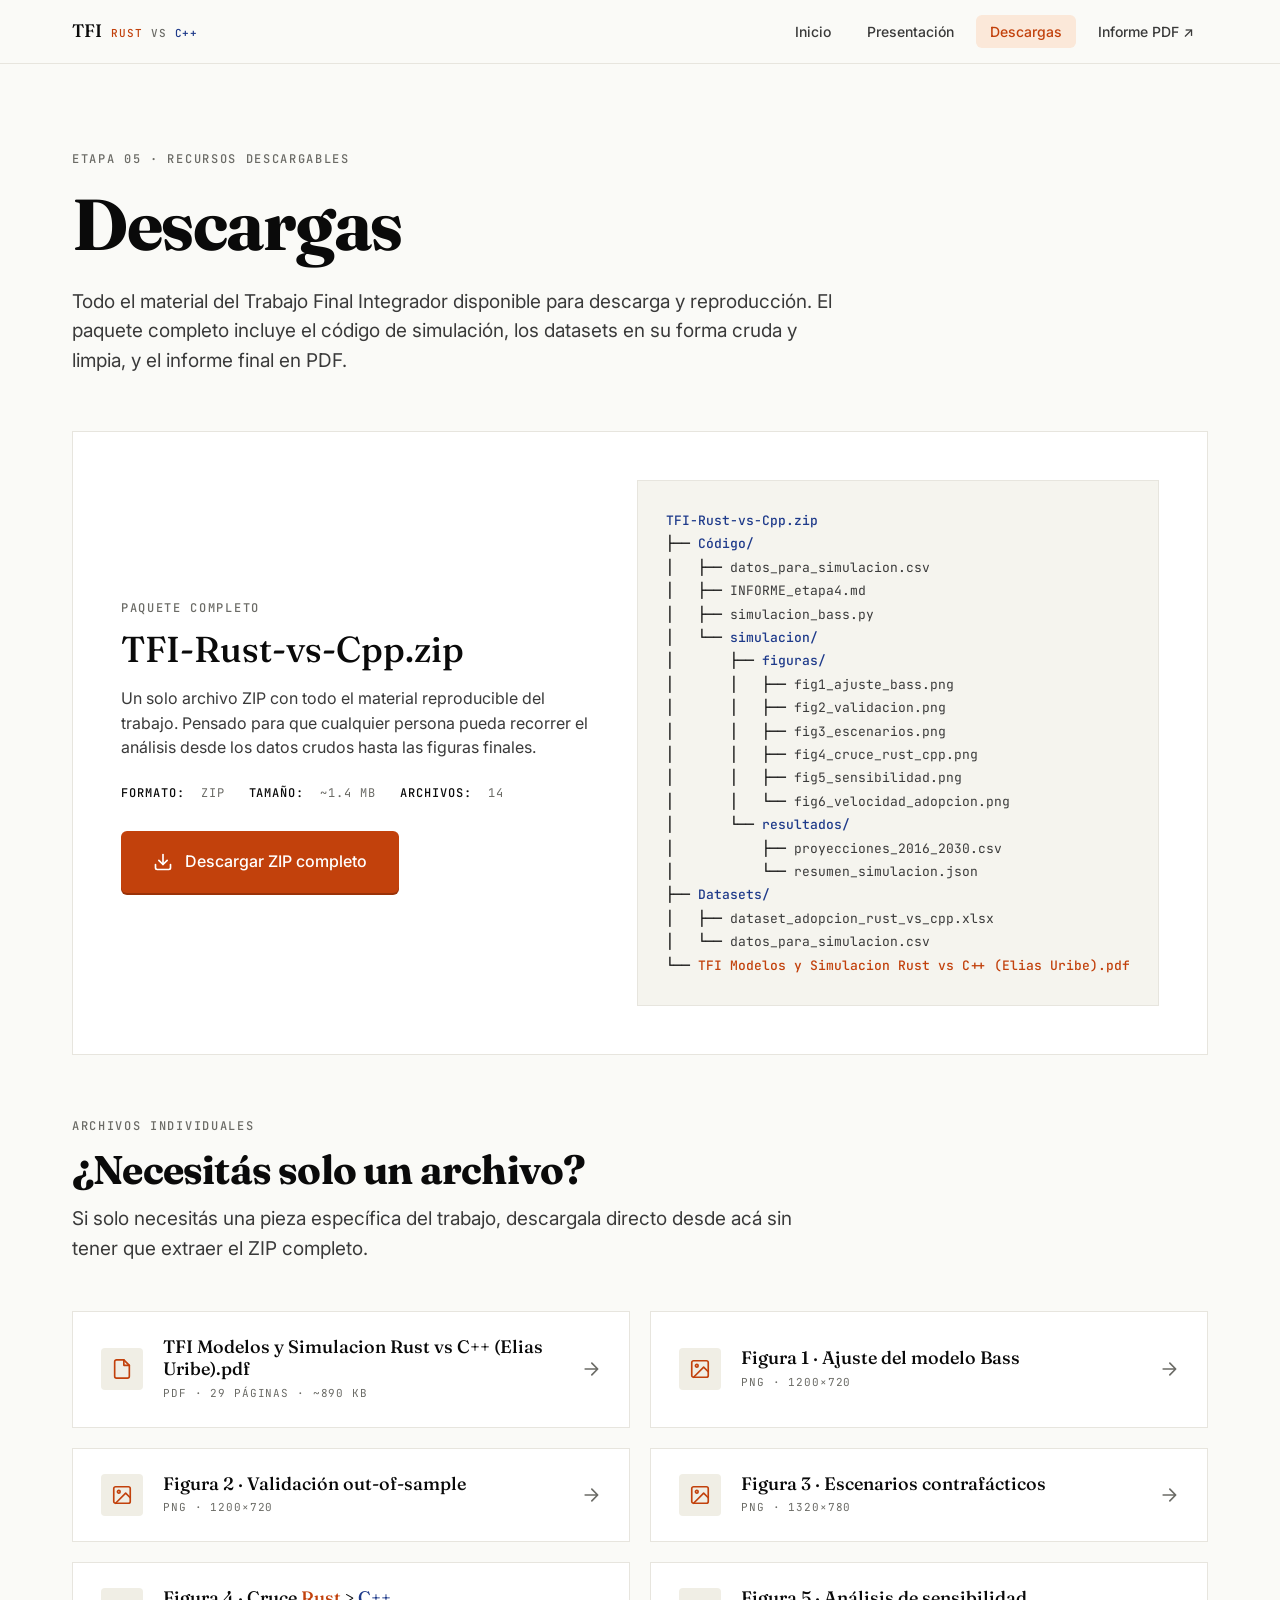
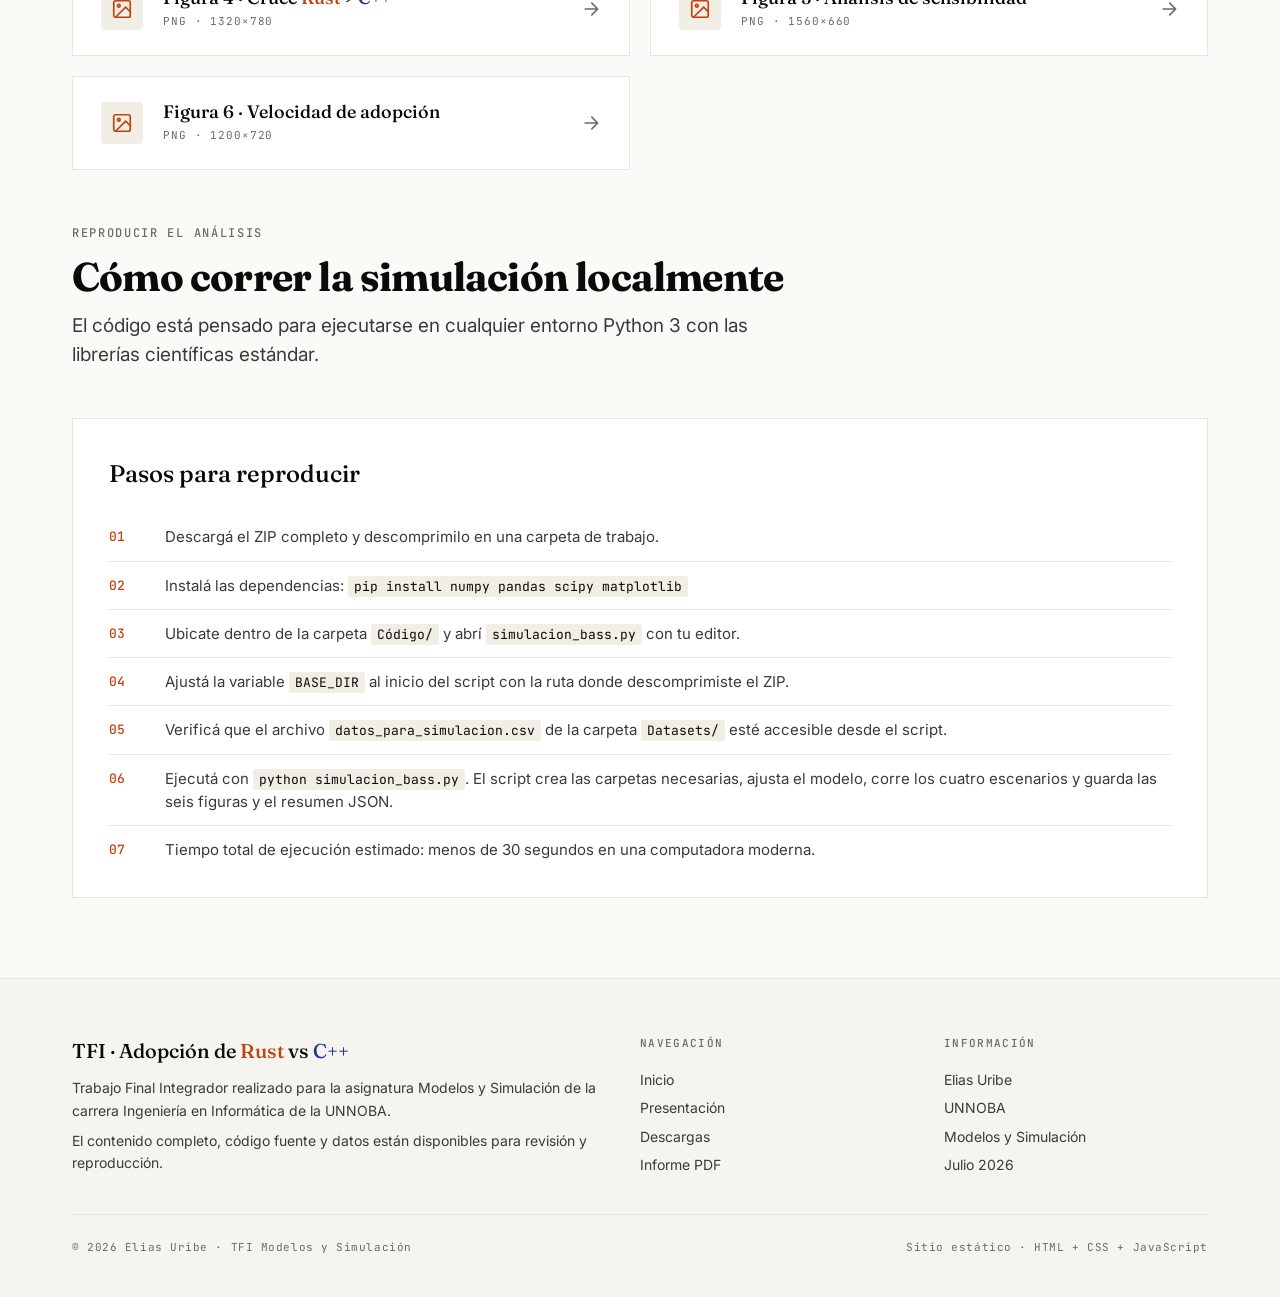
<file: descargas.html>
<!doctype html>
<html lang="es">
  <head>
    <meta charset="UTF-8" />
    <meta name="viewport" content="width=device-width, initial-scale=1.0" />
    <title>Descargas · TFI Adopción de Rust vs C++</title>
    <meta
      name="description"
      content="Descarga el paquete completo del TFI: código fuente Python, datasets en CSV/Excel, figuras PNG y el informe PDF de 29 páginas."
    />
    <link rel="preconnect" href="https://fonts.googleapis.com" />
    <link rel="preconnect" href="https://fonts.gstatic.com" crossorigin />
    <link
      href="https://fonts.googleapis.com/css2?family=Fraunces:opsz,wght@9..144,300;9..144,400;9..144,500;9..144,700&family=Inter:wght@400;500;600;700&family=JetBrains+Mono:wght@400;500;700&display=swap"
      rel="stylesheet"
    />
    <link rel="stylesheet" href="assets/css/shared.css" />
    <style>
      .page-hero {
        padding: 80px 0 56px;
      }
      .page-hero h1 {
        font-family: "Fraunces", serif;
        font-weight: 700;
        font-size: clamp(40px, 6vw, 72px);
        line-height: 1.05;
        letter-spacing: -0.02em;
        margin: 16px 0 24px;
        color: var(--ink);
      }
      .page-hero .lead {
        font-size: 19px;
        color: var(--ink-2);
        line-height: 1.55;
        max-width: 64ch;
      }

      /* ============= MAIN DOWNLOAD ============= */
      .download-main {
        background: var(--paper);
        border: 1px solid var(--rule);
        padding: 48px;
        margin: 0 0 48px;
        display: grid;
        grid-template-columns: 1fr 1fr;
        gap: 40px;
        align-items: center;
      }
      .download-main-left h2 {
        font-family: "Fraunces", serif;
        font-size: 36px;
        font-weight: 500;
        line-height: 1.1;
        margin-bottom: 16px;
        color: var(--ink);
      }
      .download-main-left p {
        font-size: 16px;
        color: var(--ink-2);
        line-height: 1.55;
        margin-bottom: 24px;
      }
      .download-meta {
        display: flex;
        gap: 24px;
        margin-bottom: 28px;
        flex-wrap: wrap;
      }
      .download-meta-item {
        font-family: "JetBrains Mono", monospace;
        font-size: 12px;
        color: var(--ink-3);
        text-transform: uppercase;
        letter-spacing: 0.08em;
      }
      .download-meta-item strong {
        color: var(--ink);
        font-weight: 500;
        margin-right: 8px;
      }
      .download-btn {
        display: inline-flex;
        align-items: center;
        gap: 12px;
        background: var(--rust);
        color: white;
        padding: 18px 32px;
        font-size: 16px;
        font-weight: 500;
        border-radius: 6px;
        transition: all 0.15s ease;
        text-decoration: none;
        box-shadow: 0 2px 0 var(--rust-deep);
      }
      .download-btn:hover {
        background: var(--rust-deep);
        color: white;
        text-decoration: none;
        transform: translateY(1px);
        box-shadow: 0 1px 0 var(--rust-deep);
      }
      .download-btn svg {
        width: 20px;
        height: 20px;
      }

      /* ZIP tree visualization */
      .zip-tree {
        background: var(--cream-soft);
        border: 1px solid var(--rule);
        padding: 28px;
        font-family: "JetBrains Mono", monospace;
        font-size: 13px;
        line-height: 1.8;
        color: var(--ink);
        white-space: pre;
        overflow-x: auto;
      }
      .zip-tree .tree-folder {
        color: var(--navy);
        font-weight: 500;
      }
      .zip-tree .tree-file {
        color: var(--ink-2);
      }
      .zip-tree .tree-pdf {
        color: var(--rust);
        font-weight: 500;
      }
      .zip-tree .tree-comment {
        color: var(--ink-3);
        font-style: italic;
      }

      /* ============= INDIVIDUAL DOWNLOADS ============= */
      .downloads-grid {
        display: grid;
        grid-template-columns: repeat(2, 1fr);
        gap: 20px;
      }
      .download-item {
        background: var(--paper);
        border: 1px solid var(--rule);
        padding: 24px 28px;
        display: flex;
        align-items: center;
        gap: 20px;
        text-decoration: none;
        color: inherit;
        transition: all 0.15s ease;
      }
      .download-item:hover {
        border-color: var(--ink-3);
        box-shadow: var(--shadow-md);
        text-decoration: none;
        color: inherit;
      }
      .download-item-icon {
        width: 42px;
        height: 42px;
        flex-shrink: 0;
        background: var(--cream-deep);
        border-radius: 4px;
        display: flex;
        align-items: center;
        justify-content: center;
        color: var(--rust);
      }
      .download-item-icon svg {
        width: 22px;
        height: 22px;
      }
      .download-item-body {
        flex-grow: 1;
        min-width: 0;
      }
      .download-item-title {
        font-family: "Fraunces", serif;
        font-size: 18px;
        font-weight: 500;
        color: var(--ink);
        margin-bottom: 4px;
        line-height: 1.25;
      }
      .download-item-meta {
        font-family: "JetBrains Mono", monospace;
        font-size: 11px;
        color: var(--ink-3);
        text-transform: uppercase;
        letter-spacing: 0.08em;
      }
      .download-item-arrow {
        color: var(--ink-3);
        flex-shrink: 0;
        transition: transform 0.15s ease;
      }
      .download-item:hover .download-item-arrow {
        transform: translateX(3px);
        color: var(--rust);
      }

      /* ============= INSTRUCTIONS ============= */
      .instructions {
        background: var(--paper);
        border: 1px solid var(--rule);
        padding: 36px;
      }
      .instructions h3 {
        font-family: "Fraunces", serif;
        font-size: 24px;
        font-weight: 500;
        margin-bottom: 20px;
        color: var(--ink);
      }
      .instructions ol {
        padding-left: 0;
        list-style: none;
        counter-reset: stepnum;
      }
      .instructions li {
        counter-increment: stepnum;
        padding: 12px 0 12px 56px;
        border-bottom: 1px solid var(--rule);
        position: relative;
        font-size: 15px;
        line-height: 1.55;
        color: var(--ink-2);
      }
      .instructions li:last-child {
        border-bottom: none;
        padding-bottom: 0;
      }
      .instructions li::before {
        content: counter(stepnum, decimal-leading-zero);
        position: absolute;
        left: 0;
        top: 14px;
        font-family: "JetBrains Mono", monospace;
        font-size: 13px;
        color: var(--rust);
        font-weight: 500;
      }
      .instructions code {
        font-family: "JetBrains Mono", monospace;
        font-size: 13px;
        background: var(--cream-deep);
        padding: 2px 6px;
        border-radius: 3px;
        color: var(--ink);
      }

      /* ============= RESPONSIVE ============= */
      @media (max-width: 900px) {
        .download-main {
          grid-template-columns: 1fr;
          padding: 28px;
          gap: 28px;
        }
        .downloads-grid {
          grid-template-columns: 1fr;
        }
        .instructions {
          padding: 24px;
        }
        .zip-tree {
          padding: 18px;
          font-size: 12px;
        }
      }
      @media (max-width: 600px) {
        .download-main-left h2 {
          font-size: 28px;
        }
        .download-btn {
          padding: 14px 22px;
          font-size: 15px;
          width: 100%;
          justify-content: center;
        }
        .download-meta {
          gap: 16px;
        }
        .download-item {
          padding: 18px;
          gap: 14px;
        }
      }
    </style>
  </head>
  <body>
    <nav class="navbar" aria-label="Navegación principal">
      <div class="nav-inner">
        <a href="index.html" class="nav-brand">
          TFI <span class="nav-brand-tag"><span class="tk-rust">Rust</span> vs <span class="tk-cpp">C++</span></span>
        </a>
        <button
          class="nav-toggle"
          aria-label="Abrir menú"
          aria-expanded="false"
        >
          <svg
            viewBox="0 0 24 24"
            fill="none"
            stroke-width="2"
            stroke-linecap="round"
            stroke-linejoin="round"
            aria-hidden="true"
          >
            <line x1="3" y1="6" x2="21" y2="6" />
            <line x1="3" y1="12" x2="21" y2="12" />
            <line x1="3" y1="18" x2="21" y2="18" />
          </svg>
        </button>
        <ul class="nav-links" role="list">
          <li><a href="index.html" data-page="index.html">Inicio</a></li>
          <li>
            <a href="presentacion.html" data-page="presentacion.html"
              >Presentación</a
            >
          </li>
          <li>
            <a href="descargas.html" data-page="descargas.html">Descargas</a>
          </li>
          <li>
            <a
              href="assets/pdf/TFI Modelos y Simulacion Rust vs C++ (Elias Uribe).pdf"
              target="_blank"
              rel="noopener"
              >Informe PDF ↗</a
            >
          </li>
        </ul>
      </div>
    </nav>

    <div class="container">
      <header class="page-hero">
        <span class="eyebrow">Etapa 05 · Recursos descargables</span>
        <h1>Descargas</h1>
        <p class="lead">
          Todo el material del Trabajo Final Integrador disponible para descarga
          y reproducción. El paquete completo incluye el código de simulación,
          los datasets en su forma cruda y limpia, y el informe final en PDF.
        </p>
      </header>

      <!-- ============= MAIN ZIP DOWNLOAD ============= -->
      <section style="margin-bottom: 56px">
        <div class="download-main">
          <div class="download-main-left">
            <span class="eyebrow" style="margin-bottom: 12px"
              >Paquete completo</span
            >
            <h2>TFI-Rust-vs-Cpp.zip</h2>
            <p>
              Un solo archivo ZIP con todo el material reproducible del trabajo.
              Pensado para que cualquier persona pueda recorrer el análisis
              desde los datos crudos hasta las figuras finales.
            </p>
            <div class="download-meta">
              <div class="download-meta-item">
                <strong>Formato:</strong> ZIP
              </div>
              <div class="download-meta-item">
                <strong>Tamaño:</strong> ~1.4 MB
              </div>
              <div class="download-meta-item">
                <strong>Archivos:</strong> 14
              </div>
            </div>
            <a
              href="assets/zip/TFI-Rust-vs-Cpp.zip"
              class="download-btn"
              download
            >
              <svg
                viewBox="0 0 24 24"
                fill="none"
                stroke="currentColor"
                stroke-width="2"
                stroke-linecap="round"
                stroke-linejoin="round"
                aria-hidden="true"
              >
                <path d="M21 15v4a2 2 0 0 1-2 2H5a2 2 0 0 1-2-2v-4" />
                <polyline points="7 10 12 15 17 10" />
                <line x1="12" y1="15" x2="12" y2="3" />
              </svg>
              Descargar ZIP completo
            </a>
          </div>
          <div class="download-main-right">
            <!-- prettier-ignore -->
            <pre class="zip-tree" aria-label="Estructura del archivo ZIP"><span class="tree-folder">TFI-Rust-vs-Cpp.zip</span>
├── <span class="tree-folder">Código/</span>
│   ├── <span class="tree-file">datos_para_simulacion.csv</span>
│   ├── <span class="tree-file">INFORME_etapa4.md</span>
│   ├── <span class="tree-file">simulacion_bass.py</span>
│   └── <span class="tree-folder">simulacion/</span>
│       ├── <span class="tree-folder">figuras/</span>
│       │   ├── <span class="tree-file">fig1_ajuste_bass.png</span>
│       │   ├── <span class="tree-file">fig2_validacion.png</span>
│       │   ├── <span class="tree-file">fig3_escenarios.png</span>
│       │   ├── <span class="tree-file">fig4_cruce_rust_cpp.png</span>
│       │   ├── <span class="tree-file">fig5_sensibilidad.png</span>
│       │   └── <span class="tree-file">fig6_velocidad_adopcion.png</span>
│       └── <span class="tree-folder">resultados/</span>
│           ├── <span class="tree-file">proyecciones_2016_2030.csv</span>
│           └── <span class="tree-file">resumen_simulacion.json</span>
├── <span class="tree-folder">Datasets/</span>
│   ├── <span class="tree-file">dataset_adopcion_rust_vs_cpp.xlsx</span>
│   └── <span class="tree-file">datos_para_simulacion.csv</span>
└── <span class="tree-pdf">TFI Modelos y Simulacion Rust vs C++ (Elias Uribe).pdf</span></pre>
          </div>
        </div>
      </section>

      <!-- ============= INDIVIDUAL DOWNLOADS ============= -->
      <section
        class="section"
        style="padding-top: 0; padding-bottom: 48px; border-bottom: none"
      >
        <div class="section-head">
          <span class="eyebrow">Archivos individuales</span>
          <h2
            style="
              font-family: &quot;Fraunces&quot;, serif;
              font-weight: 700;
              font-size: clamp(28px, 4vw, 40px);
              line-height: 1.1;
              letter-spacing: -0.02em;
              margin-bottom: 12px;
              color: var(--ink);
            "
          >
            ¿Necesitás solo un archivo?
          </h2>
          <p class="lead">
            Si solo necesitás una pieza específica del trabajo, descargala
            directo desde acá sin tener que extraer el ZIP completo.
          </p>
        </div>

        <div class="downloads-grid">
          <a
            href="assets/pdf/TFI Modelos y Simulacion Rust vs C++ (Elias Uribe).pdf"
            class="download-item"
            target="_blank"
            rel="noopener"
          >
            <div class="download-item-icon">
              <svg
                viewBox="0 0 24 24"
                fill="none"
                stroke="currentColor"
                stroke-width="1.8"
                stroke-linecap="round"
                stroke-linejoin="round"
                aria-hidden="true"
              >
                <path
                  d="M14 2H6a2 2 0 0 0-2 2v16a2 2 0 0 0 2 2h12a2 2 0 0 0 2-2V8z"
                />
                <polyline points="14 2 14 8 20 8" />
              </svg>
            </div>
            <div class="download-item-body">
              <div class="download-item-title">
                TFI Modelos y Simulacion Rust vs C++ (Elias Uribe).pdf
              </div>
              <div class="download-item-meta">PDF · 29 páginas · ~890 KB</div>
            </div>
            <svg
              class="download-item-arrow"
              viewBox="0 0 24 24"
              width="20"
              height="20"
              fill="none"
              stroke="currentColor"
              stroke-width="2"
              stroke-linecap="round"
              stroke-linejoin="round"
              aria-hidden="true"
            >
              <path d="M5 12h14M13 5l7 7-7 7" />
            </svg>
          </a>

          <a
            href="assets/img/fig1_ajuste_bass.png"
            class="download-item"
            download
          >
            <div class="download-item-icon">
              <svg
                viewBox="0 0 24 24"
                fill="none"
                stroke="currentColor"
                stroke-width="1.8"
                stroke-linecap="round"
                stroke-linejoin="round"
                aria-hidden="true"
              >
                <rect x="3" y="3" width="18" height="18" rx="2" ry="2" />
                <circle cx="8.5" cy="8.5" r="1.5" />
                <polyline points="21 15 16 10 5 21" />
              </svg>
            </div>
            <div class="download-item-body">
              <div class="download-item-title">
                Figura 1 · Ajuste del modelo Bass
              </div>
              <div class="download-item-meta">PNG · 1200×720</div>
            </div>
            <svg
              class="download-item-arrow"
              viewBox="0 0 24 24"
              width="20"
              height="20"
              fill="none"
              stroke="currentColor"
              stroke-width="2"
              stroke-linecap="round"
              stroke-linejoin="round"
              aria-hidden="true"
            >
              <path d="M5 12h14M13 5l7 7-7 7" />
            </svg>
          </a>

          <a
            href="assets/img/fig2_validacion.png"
            class="download-item"
            download
          >
            <div class="download-item-icon">
              <svg
                viewBox="0 0 24 24"
                fill="none"
                stroke="currentColor"
                stroke-width="1.8"
                stroke-linecap="round"
                stroke-linejoin="round"
                aria-hidden="true"
              >
                <rect x="3" y="3" width="18" height="18" rx="2" ry="2" />
                <circle cx="8.5" cy="8.5" r="1.5" />
                <polyline points="21 15 16 10 5 21" />
              </svg>
            </div>
            <div class="download-item-body">
              <div class="download-item-title">
                Figura 2 · Validación out-of-sample
              </div>
              <div class="download-item-meta">PNG · 1200×720</div>
            </div>
            <svg
              class="download-item-arrow"
              viewBox="0 0 24 24"
              width="20"
              height="20"
              fill="none"
              stroke="currentColor"
              stroke-width="2"
              stroke-linecap="round"
              stroke-linejoin="round"
              aria-hidden="true"
            >
              <path d="M5 12h14M13 5l7 7-7 7" />
            </svg>
          </a>

          <a
            href="assets/img/fig3_escenarios.png"
            class="download-item"
            download
          >
            <div class="download-item-icon">
              <svg
                viewBox="0 0 24 24"
                fill="none"
                stroke="currentColor"
                stroke-width="1.8"
                stroke-linecap="round"
                stroke-linejoin="round"
                aria-hidden="true"
              >
                <rect x="3" y="3" width="18" height="18" rx="2" ry="2" />
                <circle cx="8.5" cy="8.5" r="1.5" />
                <polyline points="21 15 16 10 5 21" />
              </svg>
            </div>
            <div class="download-item-body">
              <div class="download-item-title">
                Figura 3 · Escenarios contrafácticos
              </div>
              <div class="download-item-meta">PNG · 1320×780</div>
            </div>
            <svg
              class="download-item-arrow"
              viewBox="0 0 24 24"
              width="20"
              height="20"
              fill="none"
              stroke="currentColor"
              stroke-width="2"
              stroke-linecap="round"
              stroke-linejoin="round"
              aria-hidden="true"
            >
              <path d="M5 12h14M13 5l7 7-7 7" />
            </svg>
          </a>

          <a
            href="assets/img/fig4_cruce_rust_cpp.png"
            class="download-item"
            download
          >
            <div class="download-item-icon">
              <svg
                viewBox="0 0 24 24"
                fill="none"
                stroke="currentColor"
                stroke-width="1.8"
                stroke-linecap="round"
                stroke-linejoin="round"
                aria-hidden="true"
              >
                <rect x="3" y="3" width="18" height="18" rx="2" ry="2" />
                <circle cx="8.5" cy="8.5" r="1.5" />
                <polyline points="21 15 16 10 5 21" />
              </svg>
            </div>
            <div class="download-item-body">
              <div class="download-item-title">Figura 4 · Cruce <span class="tk-rust">Rust</span> > <span class="tk-cpp">C++</span></div>
              <div class="download-item-meta">PNG · 1320×780</div>
            </div>
            <svg
              class="download-item-arrow"
              viewBox="0 0 24 24"
              width="20"
              height="20"
              fill="none"
              stroke="currentColor"
              stroke-width="2"
              stroke-linecap="round"
              stroke-linejoin="round"
              aria-hidden="true"
            >
              <path d="M5 12h14M13 5l7 7-7 7" />
            </svg>
          </a>

          <a
            href="assets/img/fig5_sensibilidad.png"
            class="download-item"
            download
          >
            <div class="download-item-icon">
              <svg
                viewBox="0 0 24 24"
                fill="none"
                stroke="currentColor"
                stroke-width="1.8"
                stroke-linecap="round"
                stroke-linejoin="round"
                aria-hidden="true"
              >
                <rect x="3" y="3" width="18" height="18" rx="2" ry="2" />
                <circle cx="8.5" cy="8.5" r="1.5" />
                <polyline points="21 15 16 10 5 21" />
              </svg>
            </div>
            <div class="download-item-body">
              <div class="download-item-title">
                Figura 5 · Análisis de sensibilidad
              </div>
              <div class="download-item-meta">PNG · 1560×660</div>
            </div>
            <svg
              class="download-item-arrow"
              viewBox="0 0 24 24"
              width="20"
              height="20"
              fill="none"
              stroke="currentColor"
              stroke-width="2"
              stroke-linecap="round"
              stroke-linejoin="round"
              aria-hidden="true"
            >
              <path d="M5 12h14M13 5l7 7-7 7" />
            </svg>
          </a>

          <a
            href="assets/img/fig6_velocidad_adopcion.png"
            class="download-item"
            download
          >
            <div class="download-item-icon">
              <svg
                viewBox="0 0 24 24"
                fill="none"
                stroke="currentColor"
                stroke-width="1.8"
                stroke-linecap="round"
                stroke-linejoin="round"
                aria-hidden="true"
              >
                <rect x="3" y="3" width="18" height="18" rx="2" ry="2" />
                <circle cx="8.5" cy="8.5" r="1.5" />
                <polyline points="21 15 16 10 5 21" />
              </svg>
            </div>
            <div class="download-item-body">
              <div class="download-item-title">
                Figura 6 · Velocidad de adopción
              </div>
              <div class="download-item-meta">PNG · 1200×720</div>
            </div>
            <svg
              class="download-item-arrow"
              viewBox="0 0 24 24"
              width="20"
              height="20"
              fill="none"
              stroke="currentColor"
              stroke-width="2"
              stroke-linecap="round"
              stroke-linejoin="round"
              aria-hidden="true"
            >
              <path d="M5 12h14M13 5l7 7-7 7" />
            </svg>
          </a>
        </div>
      </section>

      <!-- ============= INSTRUCTIONS ============= -->
      <section style="padding-bottom: 80px">
        <div class="section-head">
          <span class="eyebrow">Reproducir el análisis</span>
          <h2
            style="
              font-family: &quot;Fraunces&quot;, serif;
              font-weight: 700;
              font-size: clamp(28px, 4vw, 40px);
              line-height: 1.1;
              letter-spacing: -0.02em;
              margin-bottom: 12px;
              color: var(--ink);
            "
          >
            Cómo correr la simulación localmente
          </h2>
          <p class="lead">
            El código está pensado para ejecutarse en cualquier entorno Python 3
            con las librerías científicas estándar.
          </p>
        </div>

        <div class="instructions">
          <h3>Pasos para reproducir</h3>
          <ol>
            <li>
              Descargá el ZIP completo y descomprimilo en una carpeta de
              trabajo.
            </li>
            <li>
              Instalá las dependencias:
              <code>pip install numpy pandas scipy matplotlib</code>
            </li>
            <li>
              Ubicate dentro de la carpeta <code>Código/</code> y abrí
              <code>simulacion_bass.py</code> con tu editor.
            </li>
            <li>
              Ajustá la variable <code>BASE_DIR</code> al inicio del script con
              la ruta donde descomprimiste el ZIP.
            </li>
            <li>
              Verificá que el archivo <code>datos_para_simulacion.csv</code> de
              la carpeta <code>Datasets/</code> esté accesible desde el script.
            </li>
            <li>
              Ejecutá con <code>python simulacion_bass.py</code>. El script crea
              las carpetas necesarias, ajusta el modelo, corre los cuatro
              escenarios y guarda las seis figuras y el resumen JSON.
            </li>
            <li>
              Tiempo total de ejecución estimado: menos de 30 segundos en una
              computadora moderna.
            </li>
          </ol>
        </div>
      </section>
    </div>

    <!-- ============= FOOTER ============= -->
    <footer class="site-footer">
      <div class="container">
        <div class="footer-grid">
          <div class="footer-col">
            <div class="footer-brand">TFI · Adopción de <span class="tk-rust">Rust</span> vs <span class="tk-cpp">C++</span></div>
            <p>
              Trabajo Final Integrador realizado para la asignatura Modelos y
              Simulación de la carrera Ingeniería en Informática de la UNNOBA.
            </p>
            <p style="margin-top: 8px">
              El contenido completo, código fuente y datos están disponibles
              para revisión y reproducción.
            </p>
          </div>
          <div class="footer-col">
            <h4>Navegación</h4>
            <ul>
              <li><a href="index.html">Inicio</a></li>
              <li><a href="presentacion.html">Presentación</a></li>
              <li><a href="descargas.html">Descargas</a></li>
              <li>
                <a
                  href="assets/pdf/TFI Modelos y Simulacion Rust vs C++ (Elias Uribe).pdf"
                  target="_blank"
                  rel="noopener"
                  >Informe PDF</a
                >
              </li>
            </ul>
          </div>
          <div class="footer-col">
            <h4>Información</h4>
            <ul>
              <li>Elias Uribe</li>
              <li>UNNOBA</li>
              <li>Modelos y Simulación</li>
              <li>Julio 2026</li>
            </ul>
          </div>
        </div>
        <div class="footer-bottom">
          <span>© 2026 Elias Uribe · TFI Modelos y Simulación</span>
          <span>Sitio estático · HTML + CSS + JavaScript</span>
        </div>
      </div>
    </footer>

    <script src="assets/js/shared.js"></script>
  </body>
</html>
</file>
<file: assets/css/shared.css>
/* ============================================================
   TFI Modelos y Simulación · Adopción de Rust vs C++
   CSS compartido para todas las páginas del portafolio
   Autor: Elias Uribe · 2026
   ============================================================ */

:root {
  --cream: #FAFAF7;
  --cream-deep: #F0EEE5;
  --cream-soft: #F5F4EE;
  --paper: #FFFFFF;
  --ink: #0A0A0A;
  --ink-2: #3A3A3A;
  --ink-3: #6B6B66;
  --ink-4: #9C9C96;
  --rust: #C2410C;
  --rust-deep: #9A3208;
  --rust-soft: #FBE8D9;
  --navy: #1E3A8A;
  --navy-light: #3B5AB8;
  --navy-soft: #E4E9F6;
  --rule: #E7E5DE;
  --rule-soft: #EFEDE6;
  --good: #15803D;
  --warn: #B45309;

  --shadow-sm: 0 1px 2px rgba(10, 10, 10, 0.04);
  --shadow-md: 0 4px 12px rgba(10, 10, 10, 0.06);
  --shadow-lg: 0 12px 32px rgba(10, 10, 10, 0.08);

  --max-w: 1200px;
  --nav-h: 64px;
}

* { box-sizing: border-box; margin: 0; padding: 0; }

html {
  scroll-behavior: smooth;
  -webkit-text-size-adjust: 100%;
}

body {
  background: var(--cream);
  color: var(--ink);
  font-family: 'Inter', -apple-system, BlinkMacSystemFont, sans-serif;
  font-size: 17px;
  line-height: 1.6;
  -webkit-font-smoothing: antialiased;
  text-rendering: optimizeLegibility;
  min-height: 100vh;
}

/* ============= TYPOGRAPHY ============= */
.display {
  font-family: 'Fraunces', Georgia, serif;
  font-variation-settings: "opsz" 144;
  font-weight: 400;
  letter-spacing: -0.02em;
  line-height: 1.1;
}
.display-bold { font-weight: 700; }
.mono {
  font-family: 'JetBrains Mono', 'Consolas', monospace;
  letter-spacing: -0.01em;
}
.eyebrow {
  font-family: 'JetBrains Mono', monospace;
  font-size: 12px;
  font-weight: 500;
  letter-spacing: 0.14em;
  text-transform: uppercase;
  color: var(--ink-3);
  display: inline-block;
}

.tk-rust { color: var(--rust); font-weight: 500; }
.tk-cpp  { color: var(--navy); font-weight: 500; }

/* Tabular numbers: keep digits from shifting width between slides/values */
.mono,
.metric-value,
.param-value,
.answer-year,
.finding-pq,
.tabnum {
  font-feature-settings: "tnum" 1, "lnum" 1;
  font-variant-numeric: tabular-nums lining-nums;
}

/* Universal focus ring — critical for keyboard navigation during a live defense */
:focus-visible {
  outline: 2px solid var(--rust);
  outline-offset: 3px;
  border-radius: 2px;
}

/* Kbd chips */
kbd {
  font-family: 'JetBrains Mono', 'Consolas', monospace;
  font-size: 0.85em;
  background: var(--cream);
  color: var(--ink-2);
  border: 1px solid var(--rule);
  border-bottom-width: 2px;
  border-radius: 4px;
  padding: 1px 6px;
  line-height: 1;
  white-space: nowrap;
}

/* Parameter role chip (innovador/imitador/potencial) */
.param-role {
  display: inline-block;
  padding: 3px 10px;
  background: var(--rust-soft);
  color: var(--rust);
  font-family: 'JetBrains Mono', monospace;
  font-size: 10px;
  font-weight: 500;
  text-transform: uppercase;
  letter-spacing: 0.12em;
  border-radius: 3px;
  margin-bottom: 12px;
}

/* Figure source line — academic rigor */
.figure-source {
  display: block;
  font-family: 'JetBrains Mono', monospace;
  font-size: 11px;
  color: var(--ink-3);
  letter-spacing: 0.04em;
  margin-top: 6px;
}
.figure-source::before { content: "Fuente · "; color: var(--ink-4); }

a { color: var(--rust); text-decoration: none; transition: color .15s ease; }
a:hover { color: var(--rust-deep); text-decoration: underline; }
a:focus-visible { outline: 2px solid var(--rust); outline-offset: 3px; border-radius: 2px; }

/* ============= NAV BAR ============= */
.navbar {
  position: sticky;
  top: 0;
  background: rgba(250, 250, 247, 0.92);
  backdrop-filter: blur(8px);
  -webkit-backdrop-filter: blur(8px);
  border-bottom: 1px solid var(--rule);
  z-index: 100;
  height: var(--nav-h);
}
.nav-inner {
  max-width: var(--max-w);
  margin: 0 auto;
  height: 100%;
  padding: 0 32px;
  display: flex;
  align-items: center;
  justify-content: space-between;
  gap: 24px;
}
.nav-brand {
  font-family: 'Fraunces', serif;
  font-size: 18px;
  font-weight: 500;
  color: var(--ink);
  text-decoration: none;
  display: flex;
  align-items: baseline;
  gap: 10px;
  letter-spacing: -0.01em;
}
.nav-brand:hover { text-decoration: none; color: var(--rust); }
.nav-brand .nav-brand-tag {
  font-family: 'JetBrains Mono', monospace;
  font-size: 11px;
  color: var(--ink-3);
  letter-spacing: 0.08em;
  text-transform: uppercase;
  font-weight: 500;
}
.nav-links {
  display: flex;
  gap: 8px;
  align-items: center;
  list-style: none;
}
.nav-links a {
  font-size: 14px;
  font-weight: 500;
  color: var(--ink-2);
  padding: 8px 14px;
  border-radius: 6px;
  transition: all .15s ease;
}
.nav-links a:hover {
  background: var(--cream-deep);
  color: var(--ink);
  text-decoration: none;
}
.nav-links a.active {
  color: var(--rust);
  background: var(--rust-soft);
}
.nav-links a.cta {
  background: var(--ink);
  color: var(--cream);
  padding: 8px 16px;
}
.nav-links a.cta:hover { background: var(--rust); color: white; }

.nav-toggle {
  display: none;
  background: transparent;
  border: 1px solid var(--rule);
  padding: 8px 10px;
  cursor: pointer;
  border-radius: 6px;
  align-items: center;
  justify-content: center;
}
.nav-toggle:focus-visible { outline: 2px solid var(--rust); outline-offset: 2px; }
.nav-toggle svg { width: 20px; height: 20px; stroke: var(--ink); }

/* ============= LAYOUT ============= */
.container {
  max-width: var(--max-w);
  margin: 0 auto;
  padding: 0 32px;
}
.section {
  padding: 80px 0;
  border-bottom: 1px solid var(--rule);
}
.section:last-child { border-bottom: none; }
.section-head {
  margin-bottom: 48px;
  max-width: 720px;
}
.section-head .eyebrow { margin-bottom: 12px; }
.section-head h2 {
  font-family: 'Fraunces', serif;
  font-weight: 700;
  font-size: clamp(32px, 4.5vw, 52px);
  line-height: 1.08;
  letter-spacing: -0.02em;
  margin-bottom: 16px;
  color: var(--ink);
}
.section-head p.lead {
  font-size: 19px;
  color: var(--ink-2);
  line-height: 1.55;
}

/* ============= BUTTONS ============= */
.btn {
  display: inline-flex;
  align-items: center;
  gap: 10px;
  padding: 12px 22px;
  font-family: 'Inter', sans-serif;
  font-size: 15px;
  font-weight: 500;
  border-radius: 6px;
  cursor: pointer;
  border: 1px solid transparent;
  transition: all .15s ease;
  text-decoration: none;
}
.btn-primary {
  background: var(--ink);
  color: var(--cream);
}
.btn-primary:hover {
  background: var(--rust);
  color: white;
  text-decoration: none;
}
.btn-secondary {
  background: transparent;
  border-color: var(--rule);
  color: var(--ink);
}
.btn-secondary:hover {
  background: var(--cream-deep);
  border-color: var(--ink-3);
  color: var(--ink);
  text-decoration: none;
}
.btn-rust {
  background: var(--rust);
  color: white;
}
.btn-rust:hover {
  background: var(--rust-deep);
  color: white;
  text-decoration: none;
}
.btn svg { width: 16px; height: 16px; }
.btn-lg {
  padding: 16px 30px;
  font-size: 16px;
}

/* ============= CARDS ============= */
.card {
  background: var(--paper);
  border: 1px solid var(--rule);
  border-radius: 4px;
  padding: 32px;
  transition: all .2s ease;
}
.card-link {
  display: block;
  color: inherit;
  text-decoration: none;
}
.card-link:hover {
  border-color: var(--ink-3);
  box-shadow: var(--shadow-md);
  text-decoration: none;
  color: inherit;
  transform: translateY(-2px);
}
.card-link:hover .card-arrow {
  transform: translateX(4px);
  color: var(--rust);
}
.card-title {
  font-family: 'Fraunces', serif;
  font-size: 24px;
  font-weight: 500;
  margin-bottom: 12px;
  color: var(--ink);
}
.card-body {
  font-size: 15px;
  color: var(--ink-2);
  line-height: 1.55;
}
.card-arrow {
  display: inline-flex;
  align-items: center;
  gap: 8px;
  margin-top: 20px;
  font-family: 'JetBrains Mono', monospace;
  font-size: 12px;
  color: var(--ink-2);
  text-transform: uppercase;
  letter-spacing: 0.08em;
  transition: all .2s ease;
}

/* ============= METRIC ============= */
.metric {
  border-left: 2px solid var(--rust);
  padding: 4px 18px;
}
.metric-value {
  font-family: 'Fraunces', serif;
  font-size: clamp(38px, 4vw, 52px);
  color: var(--ink);
  line-height: 1;
  margin-bottom: 8px;
  font-weight: 500;
  letter-spacing: -0.02em;
}
.metric-label {
  font-family: 'JetBrains Mono', monospace;
  font-size: 11px;
  text-transform: uppercase;
  letter-spacing: 0.1em;
  color: var(--ink-3);
  line-height: 1.4;
}

/* ============= FOOTER ============= */
.site-footer {
  border-top: 1px solid var(--rule);
  padding: 56px 0 40px;
  background: var(--cream-soft);
}
.footer-grid {
  display: grid;
  grid-template-columns: 2fr 1fr 1fr;
  gap: 40px;
  margin-bottom: 32px;
}
.footer-col h4 {
  font-family: 'JetBrains Mono', monospace;
  font-size: 11px;
  font-weight: 500;
  text-transform: uppercase;
  letter-spacing: 0.12em;
  color: var(--ink-3);
  margin-bottom: 16px;
}
.footer-col p, .footer-col li {
  font-size: 14px;
  color: var(--ink-2);
  margin-bottom: 6px;
  list-style: none;
}
.footer-col a { color: var(--ink-2); }
.footer-col a:hover { color: var(--rust); }
.footer-brand {
  font-family: 'Fraunces', serif;
  font-size: 20px;
  font-weight: 500;
  margin-bottom: 10px;
  color: var(--ink);
}
.footer-bottom {
  border-top: 1px solid var(--rule);
  padding-top: 24px;
  display: flex;
  justify-content: space-between;
  align-items: center;
  font-family: 'JetBrains Mono', monospace;
  font-size: 11px;
  color: var(--ink-3);
  letter-spacing: 0.05em;
}

/* ============= RESPONSIVE ============= */
@media (max-width: 900px) {
  body { font-size: 16px; }
  .container { padding: 0 24px; }
  .section { padding: 56px 0; }
  .section-head { margin-bottom: 36px; }
  .nav-inner { padding: 0 24px; }
  .nav-links {
    position: fixed;
    top: var(--nav-h);
    right: 0;
    background: var(--paper);
    border: 1px solid var(--rule);
    border-radius: 4px;
    flex-direction: column;
    align-items: stretch;
    padding: 12px;
    gap: 4px;
    min-width: 200px;
    margin-right: 16px;
    box-shadow: var(--shadow-lg);
    transform-origin: top right;
    transform: scaleY(0);
    opacity: 0;
    transition: all .2s ease;
    pointer-events: none;
  }
  .nav-links.open {
    transform: scaleY(1);
    opacity: 1;
    pointer-events: auto;
  }
  .nav-links a { padding: 12px 16px; }
  .nav-toggle { display: flex; }
  .card { padding: 24px; }
  .footer-grid {
    grid-template-columns: 1fr;
    gap: 32px;
  }
  .footer-bottom {
    flex-direction: column;
    gap: 12px;
    align-items: flex-start;
  }
}

@media (max-width: 600px) {
  .section { padding: 48px 0; }
  .container { padding: 0 20px; }
  .nav-inner { padding: 0 20px; }
  .btn { padding: 10px 18px; font-size: 14px; }
  .btn-lg { padding: 14px 24px; font-size: 15px; }
  .nav-brand-tag { display: none; }
}

@media (prefers-reduced-motion: reduce) {
  html { scroll-behavior: auto; }
  *, *::before, *::after {
    animation: none !important;
    transition: none !important;
  }
}

/* ============= PRINT ============= */
@media print {
  .navbar, .site-footer, .nav-toggle { display: none; }
  .section {
    padding: 20px 0;
    page-break-inside: avoid;
    border-bottom: 1px solid var(--rule);
  }
  body {
    background: white;
    color: black;
    font-size: 11pt;
  }
  a { color: black; text-decoration: underline; }
  .tk-rust { color: black; font-weight: 600; }
  .tk-cpp  { color: black; font-weight: 600; font-style: italic; }
  h1, h2, h3, h4 { page-break-after: avoid; }
  figure, .card { page-break-inside: avoid; }
  img { max-width: 100% !important; }
}
</file>
